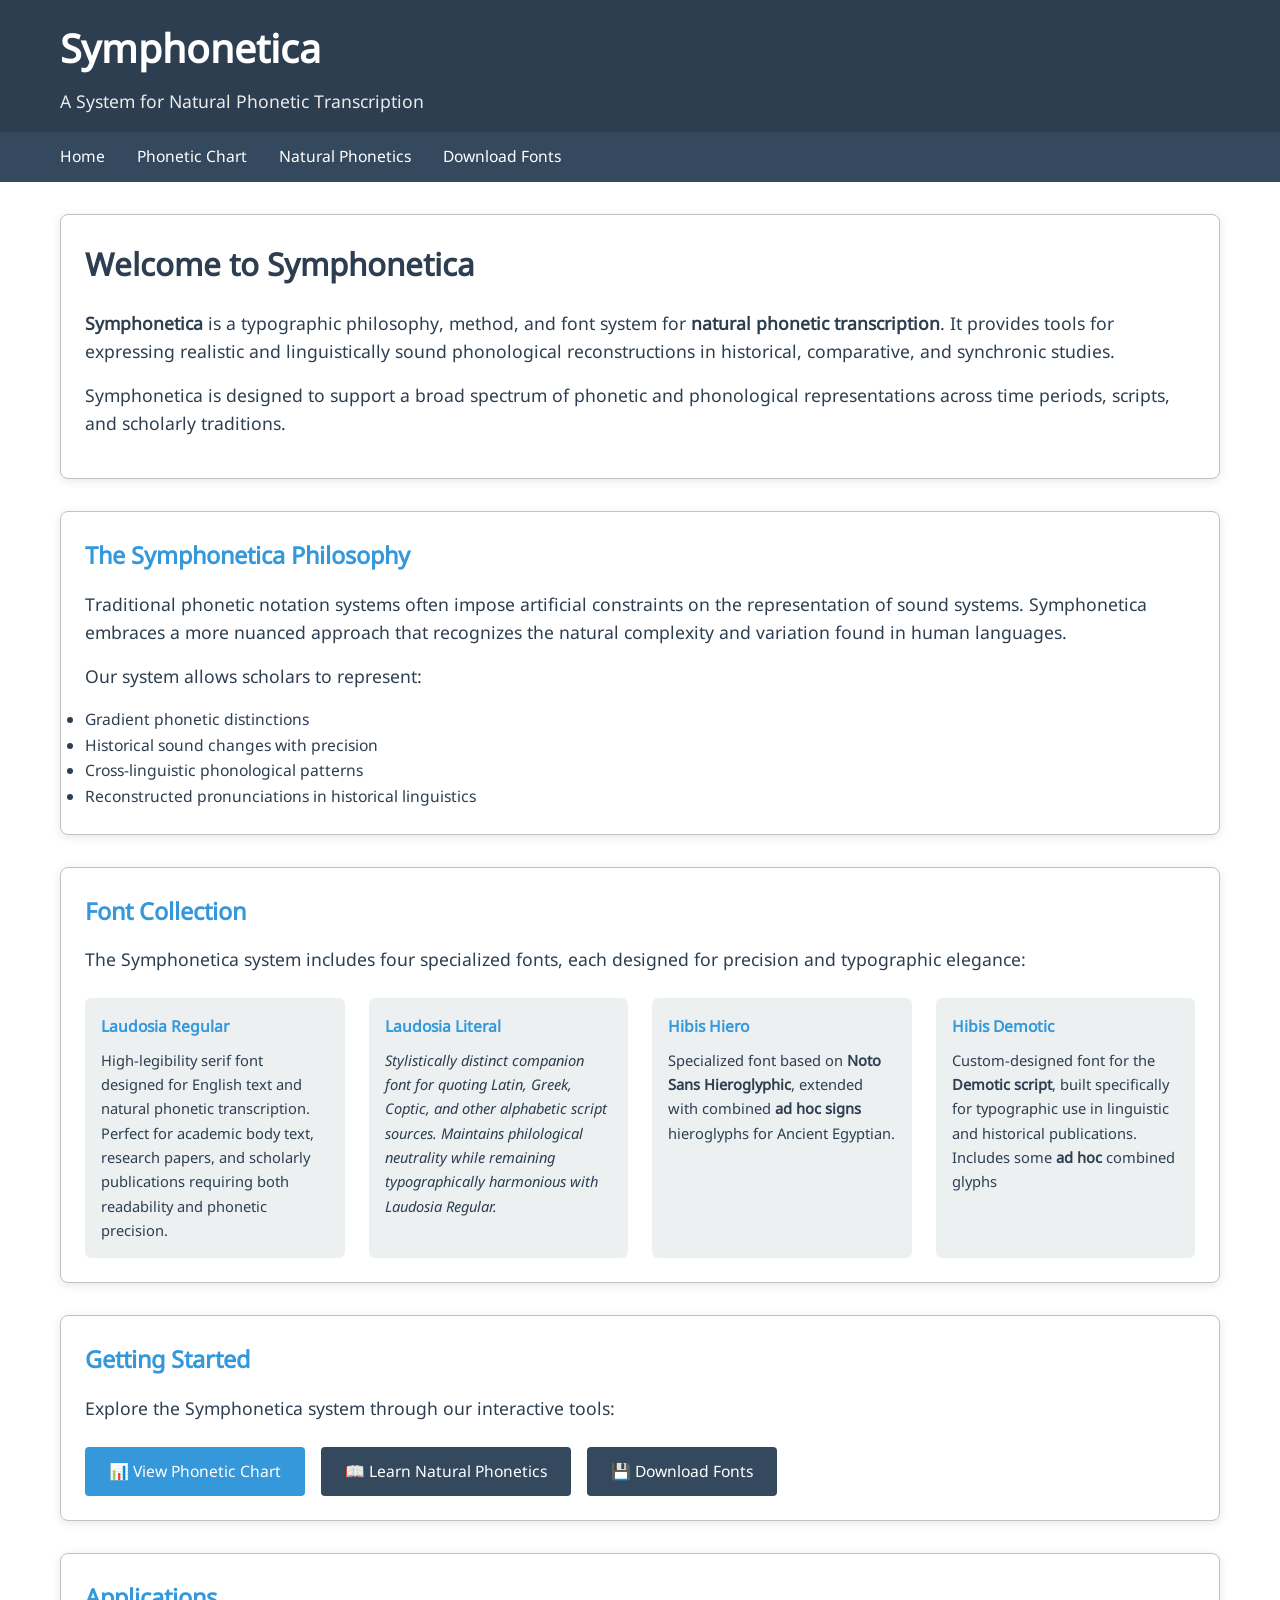
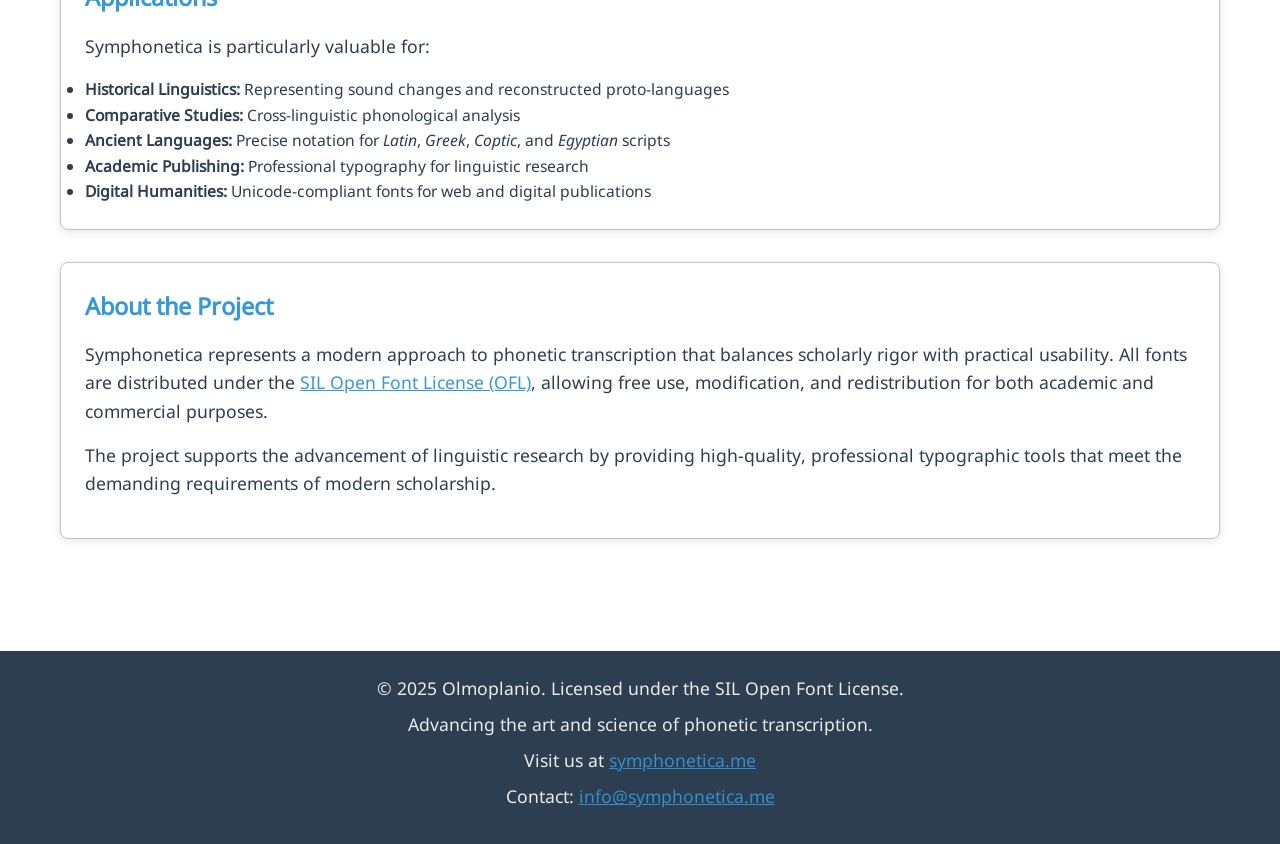
<file: index.html>
<!DOCTYPE html>
<html lang="en">
<head>
    <meta charset="UTF-8">
    <meta name="viewport" content="width=device-width, initial-scale=1.0">
    <title>Symphonetica — A System for Natural Phonetic Transcription</title>
    <meta name="description" content="Symphonetica is a typographic philosophy, method, and font system for natural phonetic transcription, supporting realistic and linguistically sound phonological reconstructions.">
    <link rel="stylesheet" href="./assets/styles.css">
</head>
<body>
    <header>
        <div class="container">
            <h1>Symphonetica</h1>
            <p>A System for Natural Phonetic Transcription</p>
        </div>
    </header>

    <nav>
        <div class="container">
            <ul>
                <li><a href="index.html">Home</a></li>
                <li><a href="pages/chart.html">Phonetic Chart</a></li>
                <li><a href="pages/natural.html">Natural Phonetics</a></li>
                <li><a href="pages/fonts.html">Download Fonts</a></li>
            </ul>
        </div>
    </nav>

    <main>
        <div class="container">
            <div class="card">
                <h2>Welcome to Symphonetica</h2>
                <p><strong>Symphonetica</strong> is a typographic philosophy, method, and font system for <strong>natural phonetic transcription</strong>. It provides tools for expressing realistic and linguistically sound phonological reconstructions in historical, comparative, and synchronic studies.</p>
                
                <p>Symphonetica is designed to support a broad spectrum of phonetic and phonological representations across time periods, scripts, and scholarly traditions.</p>
            </div>

            <div class="card">
                <h3>The Symphonetica Philosophy</h3>
                <p>Traditional phonetic notation systems often impose artificial constraints on the representation of sound systems. Symphonetica embraces a more nuanced approach that recognizes the natural complexity and variation found in human languages.</p>
                
                <p>Our system allows scholars to represent:</p>
                <ul>
                    <li>Gradient phonetic distinctions</li>
                    <li>Historical sound changes with precision</li>
                    <li>Cross-linguistic phonological patterns</li>
                    <li>Reconstructed pronunciations in historical linguistics</li>
                </ul>
            </div>

            <div class="card">
                <h3>Font Collection</h3>
                <p>The Symphonetica system includes four specialized fonts, each designed for precision and typographic elegance:</p>
                
                <div style="display: grid; grid-template-columns: repeat(auto-fit, minmax(250px, 1fr)); gap: 1.5rem; margin-top: 1.5rem;">
                    <div style="padding: 1rem; background-color: var(--light-bg); border-radius: 6px;">
                        <h4 style="color: var(--accent-color); margin-bottom: 0.5rem;">Laudosia Regular</h4>
                        <p style="margin-bottom: 0; font-size: 0.95rem;">High-legibility serif font designed for English text and natural phonetic transcription. Perfect for academic body text, research papers, and scholarly publications requiring both readability and phonetic precision.</p>
                    </div>
                    
                    <div style="padding: 1rem; background-color: var(--light-bg); border-radius: 6px;">
                        <h4 style="color: var(--accent-color); margin-bottom: 0.5rem;">Laudosia Literal</h4>
                        <p style="margin-bottom: 0; font-size: 0.95rem;" class="literal">Stylistically distinct companion font for quoting <i>Latin</i>, <i>Greek</i>, <i>Coptic</i>, and other alphabetic script sources. Maintains philological neutrality while remaining typographically harmonious with Laudosia Regular.</p>
                    </div>
                    
                    <div style="padding: 1rem; background-color: var(--light-bg); border-radius: 6px;">
                        <h4 style="color: var(--accent-color); margin-bottom: 0.5rem;">Hibis Hiero</h4>
                        <p style="margin-bottom: 0; font-size: 0.95rem;">Specialized font based on <strong>Noto Sans Hieroglyphic</strong>, extended with combined <strong>ad hoc signs</strong> hieroglyphs for Ancient Egyptian.</p>
                    </div>
                    
                    <div style="padding: 1rem; background-color: var(--light-bg); border-radius: 6px;">
                        <h4 style="color: var(--accent-color); margin-bottom: 0.5rem;">Hibis Demotic</h4>
                        <p style="margin-bottom: 0; font-size: 0.95rem;">Custom-designed font for the <strong>Demotic script</strong>, built specifically for typographic use in linguistic and historical publications. Includes some <strong>ad hoc</strong> combined glyphs</p>
                    </div>
                </div>
            </div>

            <div class="card">
                <h3>Getting Started</h3>
                <p>Explore the Symphonetica system through our interactive tools:</p>
                
                <div style="display: flex; flex-wrap: wrap; gap: 1rem; margin-top: 1.5rem;">
                    <a href="pages/chart.html" class="btn">
                        📊 View Phonetic Chart
                    </a>
                    <a href="pages/natural.html" class="btn btn-secondary">
                        📖 Learn Natural Phonetics
                    </a>
                    <a href="pages/fonts.html" class="btn btn-secondary">
                        💾 Download Fonts
                    </a>
                </div>
            </div>

            <div class="card">
                <h3>Applications</h3>
                <p>Symphonetica is particularly valuable for:</p>
                <ul>
                    <li><strong>Historical Linguistics:</strong> Representing sound changes and reconstructed proto-languages</li>
                    <li><strong>Comparative Studies:</strong> Cross-linguistic phonological analysis</li>
                    <li><strong>Ancient Languages:</strong> Precise notation for <i>Latin</i>, <i>Greek</i>, <i>Coptic</i>, and <i>Egyptian</i> scripts</li>
                    <li><strong>Academic Publishing:</strong> Professional typography for linguistic research</li>
                    <li><strong>Digital Humanities:</strong> Unicode-compliant fonts for web and digital publications</li>
                </ul>
            </div>

            <div class="card">
                <h3>About the Project</h3>
                <p>Symphonetica represents a modern approach to phonetic transcription that balances scholarly rigor with practical usability. All fonts are distributed under the <a href="https://scripts.sil.org/OFL" style="color: var(--accent-color);">SIL Open Font License (OFL)</a>, allowing free use, modification, and redistribution for both academic and commercial purposes.</p>
                
                <p>The project supports the advancement of linguistic research by providing high-quality, professional typographic tools that meet the demanding requirements of modern scholarship.</p>
            </div>
        </div>
    </main>

    <footer>
        <div class="container">
            <p>&copy; 2025 Olmoplanio. Licensed under the SIL Open Font License.</p>
            <p>Advancing the art and science of phonetic transcription.</p>
            <p>Visit us at <a href="http://symphonetica.me" style="color: var(--accent-color);">symphonetica.me</a></p>
            <p>Contact: <a href="mailto:info@symphonetica.me" style="color: var(--accent-color);">info@symphonetica.me</a></p>
        </div>
    </footer>
</body>
</html>
</file>
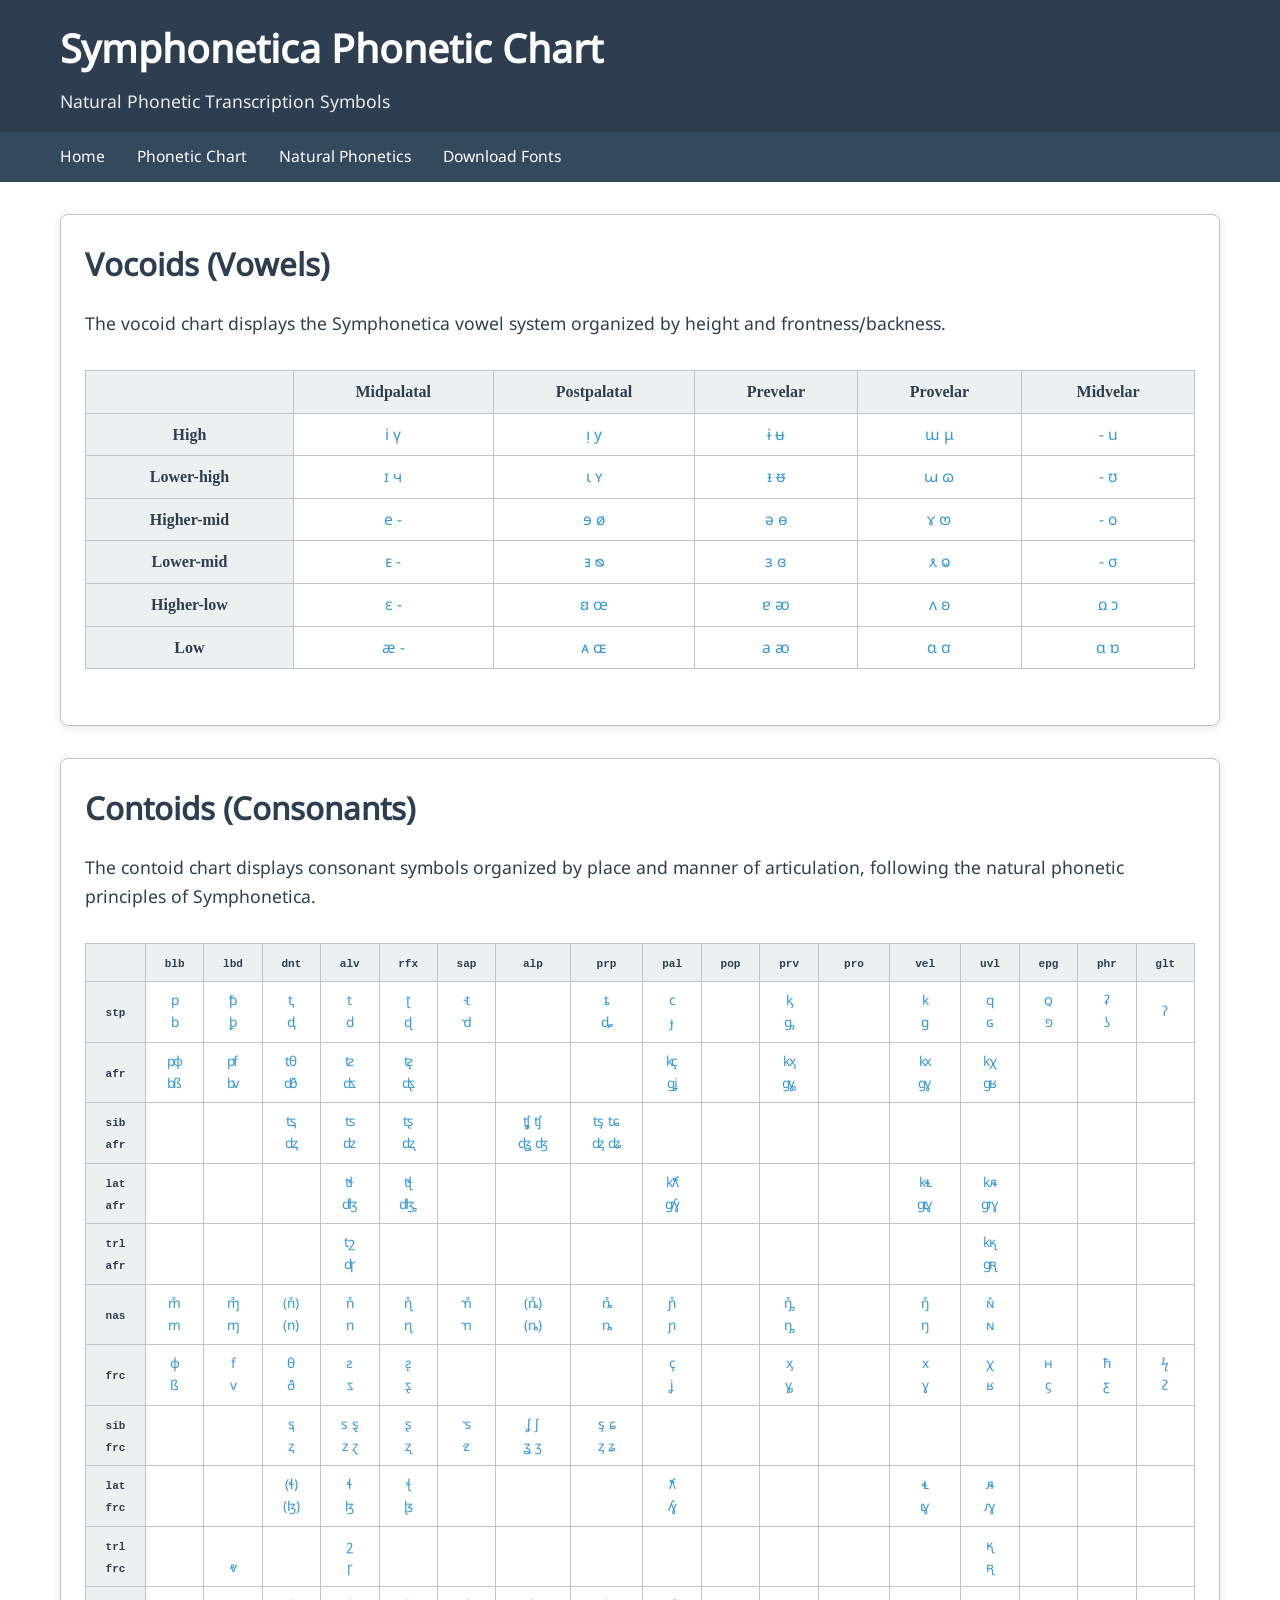
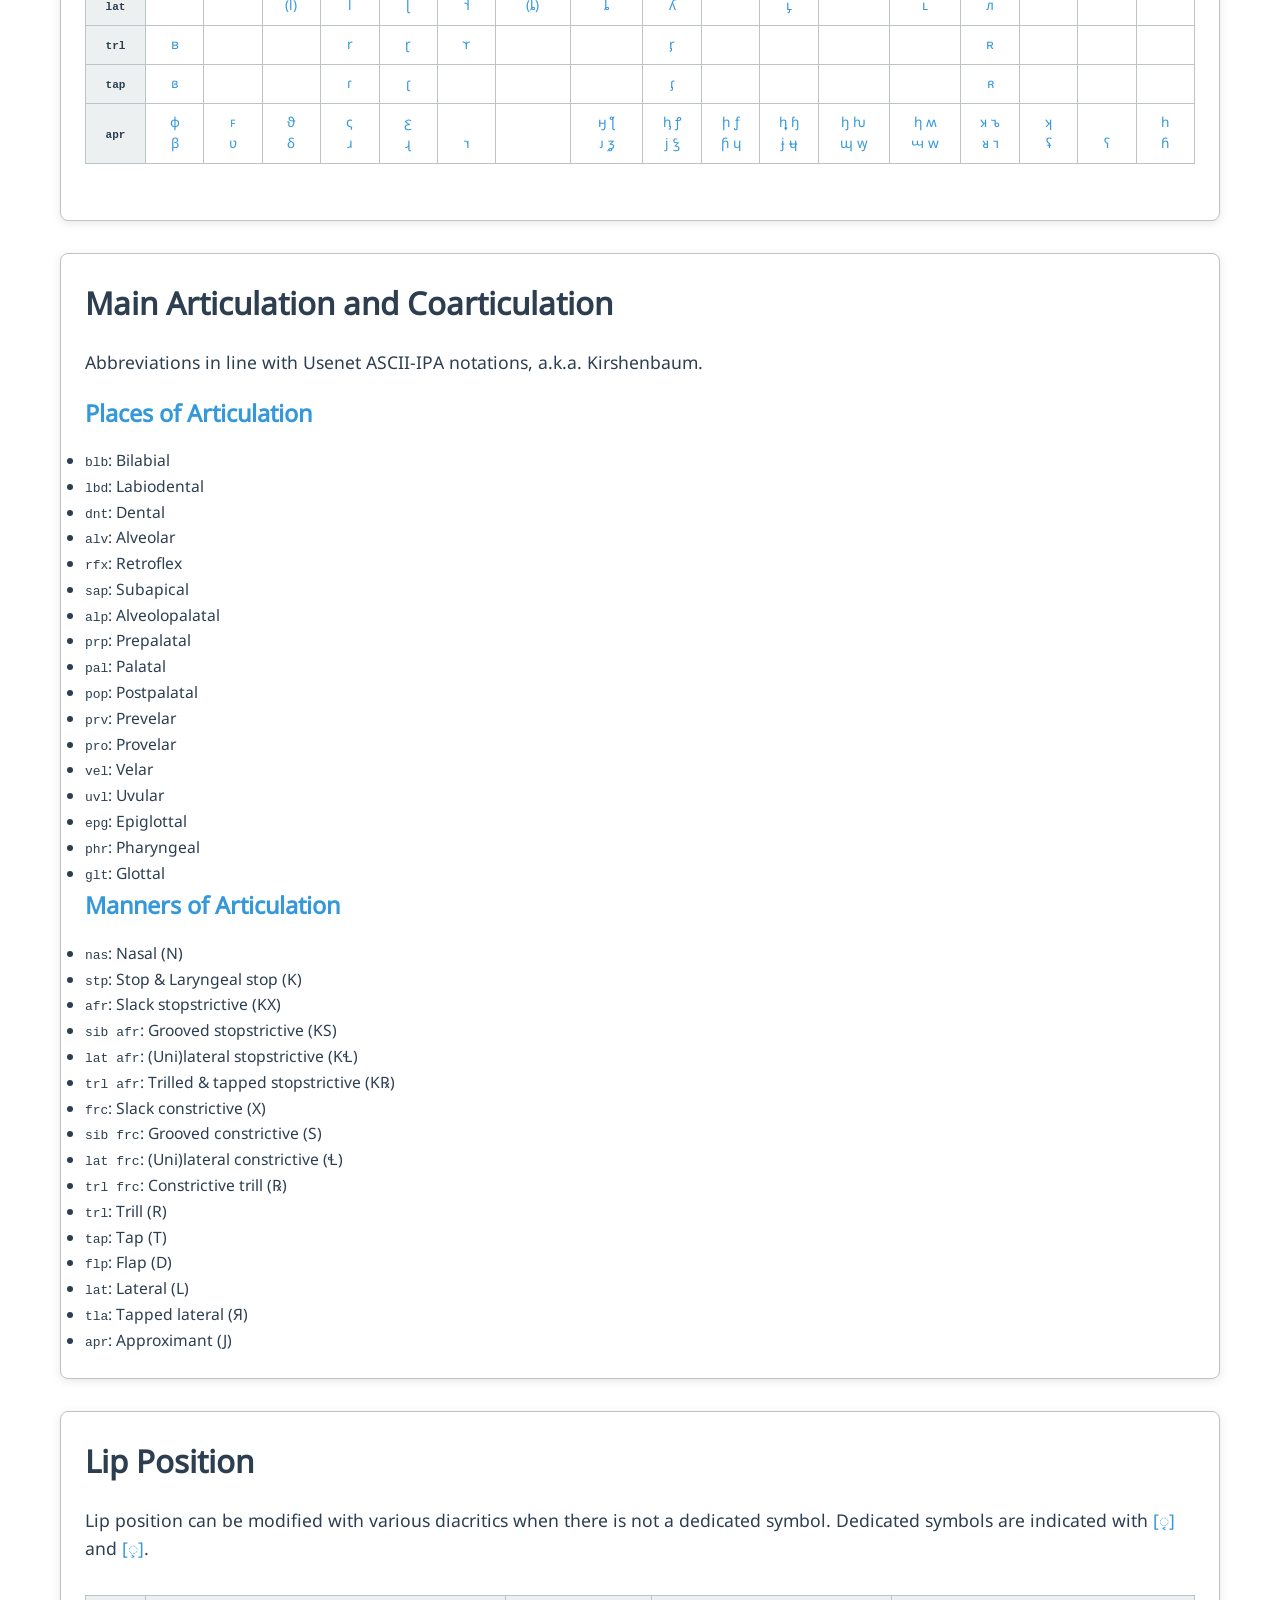
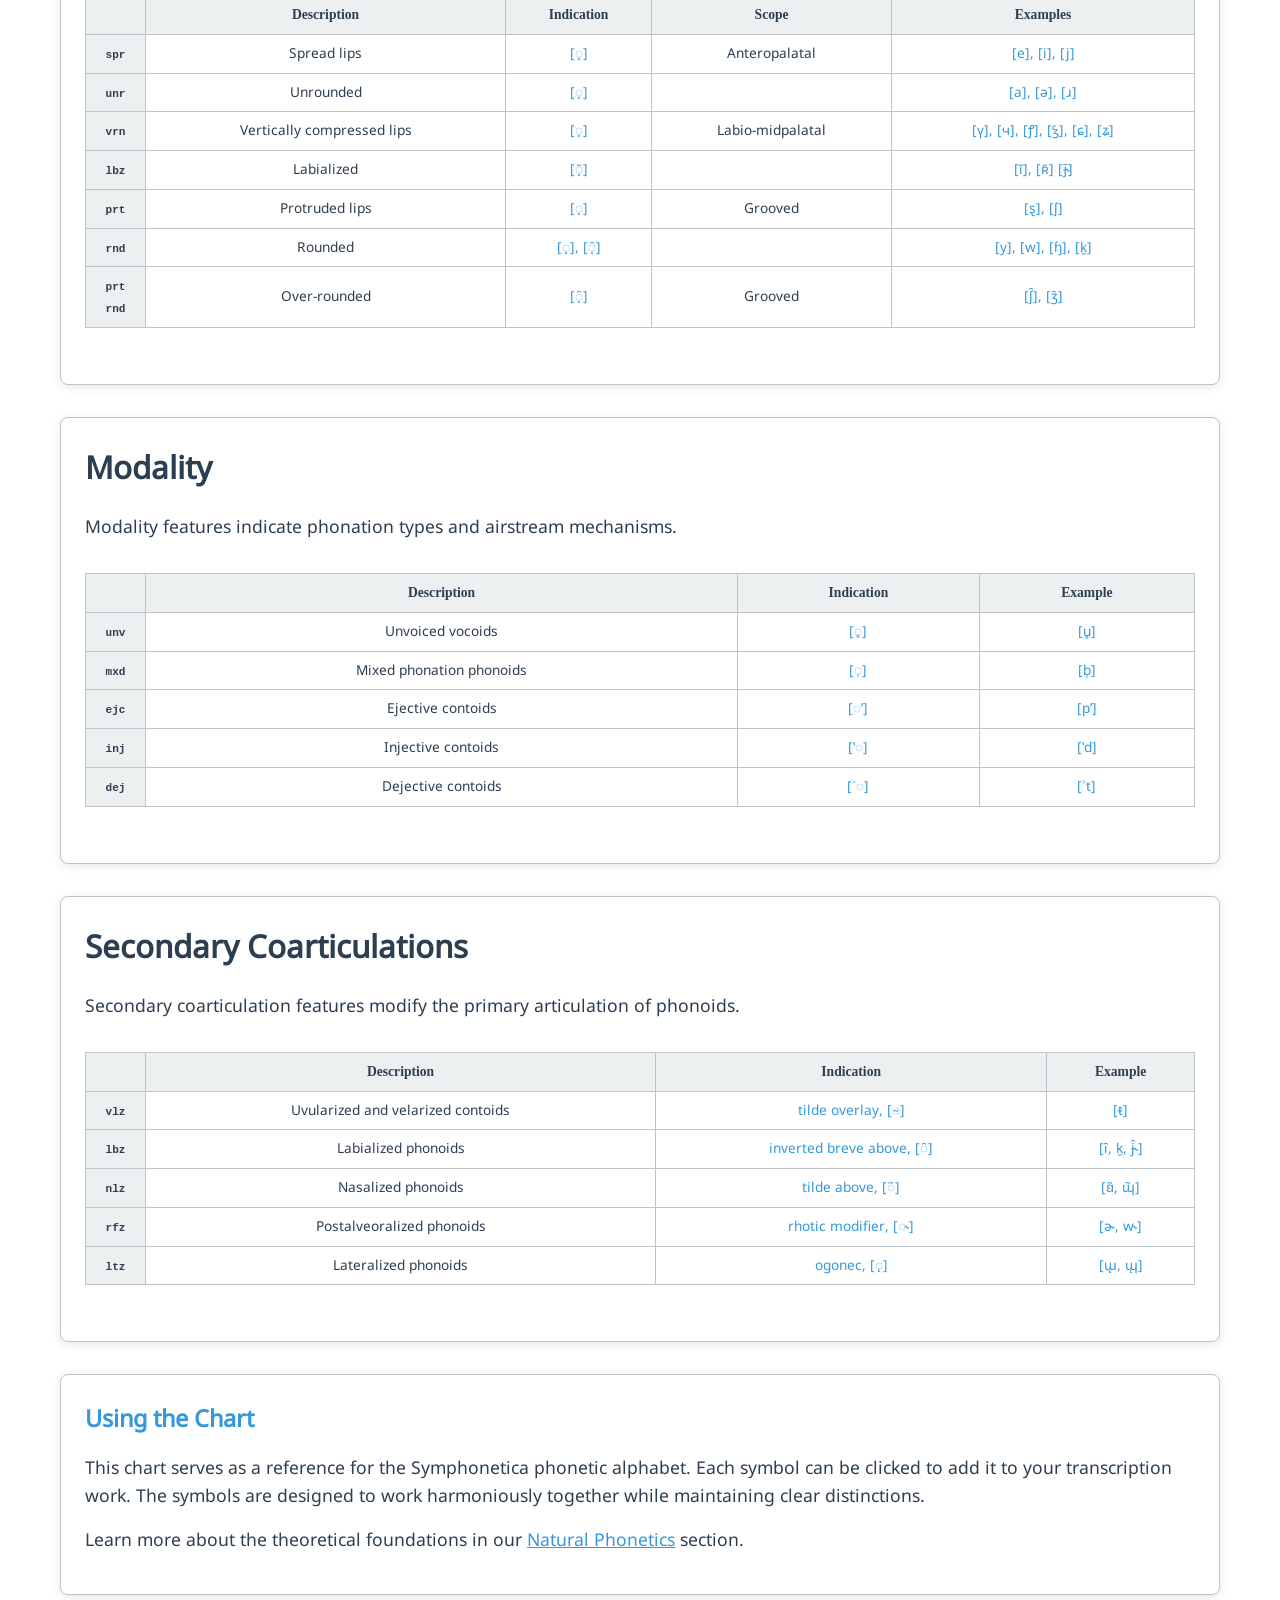
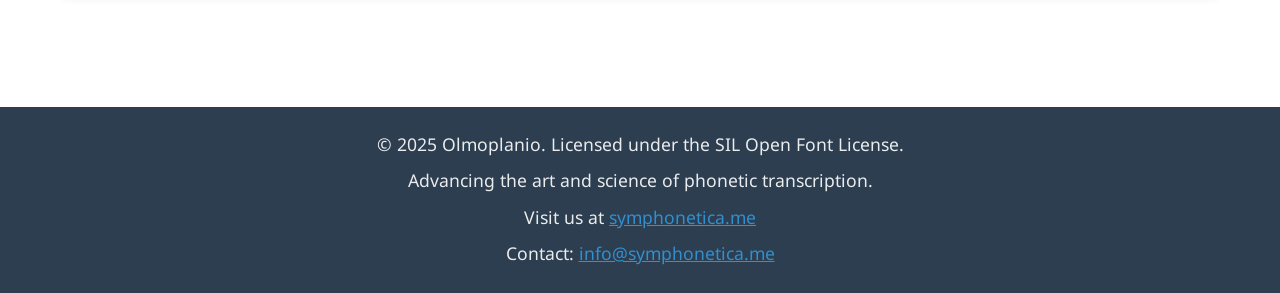
<file: pages/chart.html>
<!DOCTYPE html>
<html lang="en">
<head>
    <meta charset="UTF-8">
    <meta name="viewport" content="width=device-width, initial-scale=1.0">
    <title>Symphonetica Phonetic Chart</title>
    <meta name="description" content="Interactive phonetic chart showing the Symphonetica symbol system for natural phonetic transcription.">
    <link rel="stylesheet" href="../assets/styles.css">
</head>
<body>
    <header>
        <div class="container">
            <h1>Symphonetica Phonetic Chart</h1>
            <p>Natural Phonetic Transcription Symbols</p>
        </div>
    </header>

    <nav>
        <div class="container">
            <ul>
                <li><a href="../index.html">Home</a></li>
                <li><a href="chart.html">Phonetic Chart</a></li>
                <li><a href="natural.html">Natural Phonetics</a></li>
                <li><a href="fonts.html">Download Fonts</a></li>
            </ul>
        </div>
    </nav>

    <main>
        <div class="container">
            <div class="card">
                <h2>Vocoids (Vowels)</h2>
                <p>The vocoid chart displays the Symphonetica vowel system organized by height and frontness/backness.</p>
                
                <div class="chart-container">
                    <table class="chart-table">
                        <thead>
                            <tr>
                                <th></th>
                                <th>Midpalatal</th>
                                <th>Postpalatal</th>
                                <th>Prevelar</th>
                                <th>Provelar</th>
                                <th>Midvelar</th>
                            </tr>
                        </thead>
                        <tbody>
                            <tr>
                                <th>High</th>
                                <td><span class="phonetic">i ү</span></td>
                                <td><span class="phonetic">ᴉ y</span></td>
                                <td><span class="phonetic">ɨ ʉ</span></td>
                                <td><span class="phonetic">ɯ μ</span></td>
                                <td><span class="phonetic">- u</span></td>
                            </tr>
                            <tr>
                                <th>Lower-high</th>
                                <td><span class="phonetic">ɪ ч</span></td>
                                <td><span class="phonetic">ɩ ʏ</span></td>
                                <td><span class="phonetic">ᵻ ᵿ</span></td>
                                <td><span class="phonetic">ꭐ ɷ</span></td>
                                <td><span class="phonetic">- ʊ</span></td>
                            </tr>
                            <tr>
                                <th>Higher-mid</th>
                                <td><span class="phonetic">e -</span></td>
                                <td><span class="phonetic">ɘ ø</span></td>
                                <td><span class="phonetic">ə ɵ</span></td>
                                <td><span class="phonetic">ɤ ⱷ</span></td>
                                <td><span class="phonetic">- o</span></td>
                            </tr>
                            <tr>
                                <th>Lower-mid</th>
                                <td><span class="phonetic">ᴇ -</span></td>
                                <td><span class="phonetic">ⱻ ᴓ</span></td>
                                <td><span class="phonetic">ɜ ɞ</span></td>
                                <td><span class="phonetic">ᴥ ⱺ</span></td>
                                <td><span class="phonetic">- σ</span></td>
                            </tr>
                            <tr>
                                <th>Higher-low</th>
                                <td><span class="phonetic">ɛ -</span></td>
                                <td><span class="phonetic">ꞛ œ</span></td>
                                <td><span class="phonetic">ɐ ᴔ</span></td>
                                <td><span class="phonetic">ʌ ʚ</span></td>
                                <td><span class="phonetic">ꭥ ɔ</span></td>
                            </tr>
                            <tr>
                                <th>Low</th>
                                <td><span class="phonetic">æ -</span></td>
                                <td><span class="phonetic">ᴀ ɶ</span></td>
                                <td><span class="phonetic">a ꜵ</span></td>
                                <td><span class="phonetic">ɑ ꭤ</span></td>
                                <td><span class="phonetic">α ɒ</span></td>
                            </tr>
                        </tbody>
                    </table>
                </div>
            </div>

            <div class="card">
                <h2>Contoids (Consonants)</h2>
                <p>The contoid chart displays consonant symbols organized by place and manner of articulation, following the natural phonetic principles of Symphonetica.</p>
                
                <div class="chart-container" style="overflow-x: auto;">
                    <table class="chart-table" style="width: 100%; font-size: 0.85em;">
                        <thead>
                            <tr>
                                <th style="width: 60px;">&nbsp;</th>
                                <th><code>blb</code></th>
                                <th><code>lbd</code></th>
                                <th><code>dnt</code></th>
                                <th><code>alv</code></th>
                                <th><code>rfx</code></th>
                                <th><code>sap</code></th>
                                <th><code>alp</code></th>
                                <th><code>prp</code></th>
                                <th><code>pal</code></th>
                                <th><code>pop</code></th>
                                <th><code>prv</code></th>
                                <th><code>pro</code></th>
                                <th><code>vel</code></th>
                                <th><code>uvl</code></th>
                                <th><code>epg</code></th>
                                <th><code>phr</code></th>
                                <th><code>glt</code></th>
                            </tr>
                        </thead>
                        <tbody>
                            <tr>
                                <th><code>stp</code></th>
                                <td><span class="phonetic">p<br>b</span></td>
                                <td><span class="phonetic">ꝥ<br>ꝧ</span></td>
                                <td><span class="phonetic">t̪<br>d̪</span></td>
                                <td><span class="phonetic">t<br>d</span></td>
                                <td><span class="phonetic">ʈ<br>ɖ</span></td>
                                <td><span class="phonetic">𝼪<br>𝼥</span></td>
                                <td></td>
                                <td><span class="phonetic">ȶ<br>ȡ</span></td>
                                <td><span class="phonetic">c<br>ɟ</span></td>
                                <td></td>
                                <td><span class="phonetic">ᶄ<br>ᶃ</span></td>
                                <td></td>
                                <td><span class="phonetic">k<br>ɡ</span></td>
                                <td><span class="phonetic">q<br>ɢ</span></td>
                                <td><span class="phonetic">ꞯ<br>𝼂</span></td>
                                <td><span class="phonetic">ʡ<br>ʖ</span></td>
                                <td><span class="phonetic">ʔ</span></td>
                            </tr>

                            <tr>
                                <th><code>afr</code></th>
                                <td><span class="phonetic">p͡φ<br>b͡ß</span></td>
                                <td><span class="phonetic">p͡f<br>b͡v</span></td>
                                <td><span class="phonetic">t͡θ<br>d͡ð</span></td>
                                <td><span class="phonetic">t͡ƨ<br>d͡ƽ</span></td>
                                <td><span class="phonetic">t͡ƨ̢<br>d͡ƽ̢</span></td>
                                <td></td>
                                <td></td>
                                <td></td>
                                <td><span class="phonetic">k͡ç<br>ɡ͡ʝ</span></td>
                                <td></td>
                                <td><span class="phonetic">k͡ᶍ<br>ɡ͡ɣ̡</span></td>
                                <td></td>
                                <td><span class="phonetic">k͡x<br>ɡ͡ɣ</span></td>
                                <td><span class="phonetic">k͡ꭓ<br>ɡ͡ʁ</span></td>
                                <td></span></td>
                                <td></td>
                                <td></td>
                            </tr>

                            <tr>
                                <th><code>sib afr</code></th>
                                <td></td>
                                <td></td>
                                <td><span class="phonetic">t͡s̪<br>d͡z̪</span></td>
                                <td><span class="phonetic">t͡s<br>d͡z</span></td>
                                <td><span class="phonetic">t͡ʂ<br>d͡ʐ</span></td>
                                <td></td>
                                <td><span class="phonetic">t͡ʆ t͡ʃ<br>d͡ʓ d͡ʒ</span></td>
                                <td><span class="phonetic">t͡ᶊ t͡ɕ<br>d͡ᶎ d͡ʑ</span></td>
                                <td></td>
                                <td></td>
                                <td></td>
                                <td></td>
                                <td></td>
                                <td></td>
                                <td></td>
                                <td></td>
                                <td></td>
                            </tr>

                            <tr>
                                <th><code>lat afr</code></th>
                                <td></td>
                                <td></td>
                                <td></td>
                                <td><span class="phonetic">t͡ɬ<br>d͡ɮ</span></td>
                                <td><span class="phonetic">t͡ꞎ<br>d͡𝼅</span></td>
                                <td></td>
                                <td></td>
                                <td></td>
                                <td><span class="phonetic">k͡𝼆<br>ɡ͡ʎ̝</span></td>
                                <td></td>
                                <td></td>
                                <td></td>
                                <td><span class="phonetic">k͡𝼄<br>ɡ͡ʟ̝</span></td>
                                <td><span class="phonetic">k͡ᴫ⃚<br>ɡ͡ᴫ̝</span></td>
                                <td></td>
                                <td></td>
                                <td></td>
                            </tr>

                            <tr>
                                <th><code>trl afr</code></th>
                                <td></td>
                                <td></td>
                                <td></td>
                                <td><span class="phonetic">t͡ɼ̊<br>d͡ɼ</span></td>
                                <td></td>
                                <td></td>
                                <td></td>
                                <td></td>
                                <td></td>
                                <td></td>
                                <td></td>
                                <td></td>
                                <td></td>
                                <td><span class="phonetic">k͡ꭆ̊<br>ɡ͡ꭆ</span></td>
                                <td></td>
                                <td></td>
                                <td></td>
                            </tr>

                            <tr>
                                <th><code>nas</code></th>
                                <td><span class="phonetic">m̊<br>m</span></td>
                                <td><span class="phonetic">ɱ̊<br>ɱ</span></td>
                                <td><span class="phonetic">(n̊)<br>(n)</span></td>
                                <td><span class="phonetic">n̊<br>n</span></td>
                                <td><span class="phonetic">ɳ̊<br>ɳ</span></td>
                                <td><span class="phonetic">𝼧̊<br>𝼧</span></td>
                                <td><span class="phonetic">(ȵ̊)<br>(ȵ)</span></td>
                                <td><span class="phonetic">ȵ̊<br>ȵ</span></td>
                                <td><span class="phonetic">ɲ̊<br>ɲ</span></td>
                                <td></td>
                                <td><span class="phonetic">𝼔̊<br>𝼔</span></td>
                                <td></td>
                                <td><span class="phonetic">ŋ̊<br>ŋ</span></td>
                                <td><span class="phonetic">ɴ̊<br>ɴ</span></td>
                                <td></td>
                                <td></td>
                                <td></td>
                            </tr>

                            <tr>
                                <th><code>frc</code></th>
                                <td><span class="phonetic">φ<br>ß</span></td>
                                <td><span class="phonetic">f<br>v</span></td>
                                <td><span class="phonetic">θ<br>ð</span></td>
                                <td><span class="phonetic">ƨ<br>ƽ</span></td>
                                <td><span class="phonetic">ƨ̨<br>ƽ̢</span></td>
                                <td></td>
                                <td></td>
                                <td></td>
                                <td><span class="phonetic">ç<br>ʝ</span></td>
                                <td></td>
                                <td><span class="phonetic">ᶍ<br>ɣ̡</span></td>
                                <td></td>
                                <td><span class="phonetic">x<br>ɣ</span></td>
                                <td><span class="phonetic">ꭓ<br>ʁ</span></td>
                                <td><span class="phonetic">ʜ<br>ϛ</span></td>
                                <td><span class="phonetic">ħ<br>ƹ</span></td>
                                <td><span class="phonetic">ϟ<br>ᴤ</span></td>
                            </tr>

                            <tr>
                                <th><code>sib frc</code></th>
                                <td></td>
                                <td></td>
                                <td><span class="phonetic">s̪<br>z̪</span></td>
                                <td><span class="phonetic">s ȿ<br>z ɀ</span></td>
                                <td><span class="phonetic">ʂ<br>ʐ</span></td>
                                <td><span class="phonetic">𝼩<br>ʐ̠</span></td>
                                <td><span class="phonetic">ʆ ʃ<br>ʓ ʒ</span></td>
                                <td><span class="phonetic">ᶊ ɕ<br>ᶎ ʑ</span></td>
                                <td></td>
                                <td></td>
                                <td></td>
                                <td></td>
                                <td></td>
                                <td></td>
                                <td></td>
                                <td></td>
                                <td></td>
                            </tr>

                            <tr>
                                <th><code>lat frc</code></th>
                                <td></td>
                                <td></td>
                                <td><span class="phonetic">(ɬ)<br>(ɮ)</span></td>
                                <td><span class="phonetic">ɬ<br>ɮ</span></td>
                                <td><span class="phonetic">ꞎ<br>𝼅</span></td>
                                <td></td>
                                <td></td>
                                <td></td>
                                <td><span class="phonetic">𝼆<br>ʎ̝</span></td>
                                <td></td>
                                <td></td>
                                <td></td>
                                <td><span class="phonetic">𝼄<br>ʟ̝</span></td>
                                <td><span class="phonetic">ᴫ⃚<br>ᴫ̝</span></td>
                                <td></td>
                                <td></td>
                                <td></td>
                            </tr>

                            <tr>
                                <th><code>trl frc</code></th>
                                <td></td>
                                <td><span class="phonetic"><br>ⱴ</span></td>
                                <td></td>
                                <td><span class="phonetic">ɼ̊<br>ɼ</span></td>
                                <td></td>
                                <td></td>
                                <td></td>
                                <td></td>
                                <td></td>
                                <td></td>
                                <td></td>
                                <td></td>
                                <td></td>
                                <td><span class="phonetic">ꭆ̊<br>ꭆ</span></td>
                                <td></td>
                                <td></td>
                                <td></td>
                            </tr>

                            <tr>
                                <th><code>lat</code></th>
                                <td></td>
                                <td></td>
                                <td><span class="phonetic">(l)</span></td>
                                <td><span class="phonetic">l</span></td>
                                <td><span class="phonetic">ɭ</span></td>
                                <td><span class="phonetic">𝼦</span></td>
                                <td><span class="phonetic">(ȴ)</span></td>
                                <td><span class="phonetic">ȴ</span></td>
                                <td><span class="phonetic">ʎ</span></td>
                                <td></td>
                                <td><span class="phonetic">ʟ̡</span></td>
                                <td></td>
                                <td><span class="phonetic">ʟ</span></td>
                                <td><span class="phonetic">ᴫ</span></td>
                                <td></td>
                                <td></td>
                                <td></td>
                            </tr>

                            <tr>
                                <th><code>trl</code></th>
                                <td><span class="phonetic">ʙ</span></td>
                                <td></td>
                                <td></td>
                                <td><span class="phonetic">r</span></td>
                                <td><span class="phonetic">ɽ</span></td>
                                <td><span class="phonetic">𝼨</span></td>
                                <td></td>
                                <td></td>
                                <td><span class="phonetic">ᶉ</span></td>
                                <td></td>
                                <td></td>
                                <td></td>
                                <td></td>
                                <td><span class="phonetic">ʀ</span></td>
                                <td></td>
                                <td></td>
                                <td></td>
                            </tr>

                            <tr>
                                <th><code>tap</code></th>
                                <td><span class="phonetic">ꟕ</span></td>
                                <td></td>
                                <td></td>
                                <td><span class="phonetic">ɾ</span></td>
                                <td><span class="phonetic">ʗ</span></td>
                                <td></td>
                                <td></td>
                                <td></td>
                                <td><span class="phonetic">𝼖</span></td>
                                <td></td>
                                <td></td>
                                <td></td>
                                <td></td>
                                <td><span class="phonetic">ꭉ</span></td>
                                <td></td>
                                <td></td>
                                <td></td>
                            </tr>

                            <tr>
                                <th><code>apr</code></th>
                                <td><span class="phonetic">ɸ<br>β</span></td>
                                <td><span class="phonetic">ꜰ<br>ʋ</span></td>
                                <td><span class="phonetic">ϑ<br>δ</span></td>
                                <td><span class="phonetic">ς<br>ɹ</span></td>
                                <td><span class="phonetic">ꜫ<br>ɻ</span></td>
                                <td><span class="phonetic">&nbsp;<br>ɻ̠</span></td>
                                <td></td>
                                <td><span class="phonetic">ӈ ƪ<br>ᴊ ƺ</span></td>
                                <td><span class="phonetic">ꞕ ꝭ<br>j ꝣ</span></td>
                                <td><span class="phonetic">ꭔ ƒ<br>ꭕ ɥ</span></td>
                                <td><span class="phonetic">ꭘ ɧ<br>ɉ ɥ̶</span></td>
                                <td><span class="phonetic">ꜧ ƕ<br>ɰ ꝡ</span></td>
                                <td><span class="phonetic">ꭖ ʍ<br>ꚇ w</span></td>
                                <td><span class="phonetic">𝼐 ꭌ<br>ᴚ ꭋ</span></td>
                                <td><span class="phonetic">ʞ<br>ʢ</span></td>
                                <td><span class="phonetic">&nbsp;<br>ʕ</span></td>
                                <td><span class="phonetic">h<br>ɦ</span></td>
                            </tr>
                        </tbody>
                    </table>
                </div>
            </div>

            <div class="card">
                <h2>Main Articulation and Coarticulation</h2>
                <p>Abbreviations in line with Usenet ASCII-IPA notations, a.k.a. Kirshenbaum.</p>
                
                <h3>Places of Articulation</h3>
                <ul>
                    <li><code>blb</code>: Bilabial</li>
                    <li><code>lbd</code>: Labiodental</li>
                    <li><code>dnt</code>: Dental</li>
                    <li><code>alv</code>: Alveolar</li>
                    <li><code>rfx</code>: Retroflex</li>
                    <li><code>sap</code>: Subapical</li>
                    <li><code>alp</code>: Alveolopalatal</li>
                    <li><code>prp</code>: Prepalatal</li>
                    <li><code>pal</code>: Palatal</li>
                    <li><code>pop</code>: Postpalatal</li>
                    <li><code>prv</code>: Prevelar</li>
                    <li><code>pro</code>: Provelar</li>
                    <li><code>vel</code>: Velar</li>
                    <li><code>uvl</code>: Uvular</li>
                    <li><code>epg</code>: Epiglottal</li>
                    <li><code>phr</code>: Pharyngeal</li>
                    <li><code>glt</code>: Glottal</li>
                </ul>
                
                <h3>Manners of Articulation</h3>
                <ul>
                    <li><code>nas</code>: Nasal (N)</li>
                    <li><code>stp</code>: Stop &amp; Laryngeal stop (K)</li>
                    <li><code>afr</code>: Slack stopstrictive (KX)</li>
                    <li><code>sib afr</code>: Grooved stopstrictive (KS)</li>
                    <li><code>lat afr</code>: (Uni)lateral stopstrictive (KꞭ)</li>
                    <li><code>trl afr</code>: Trilled &amp; tapped stopstrictive (K℞)</li>
                    <li><code>frc</code>: Slack constrictive (X)</li>
                    <li><code>sib frc</code>: Grooved constrictive (S)</li>
                    <li><code>lat frc</code>: (Uni)lateral constrictive (Ɬ)</li>
                    <li><code>trl frc</code>: Constrictive trill (℞)</li>
                    <li><code>trl</code>: Trill (R)</li>
                    <li><code>tap</code>: Tap (T)</li>
                    <li><code>flp</code>: Flap (D)</li>
                    <li><code>lat</code>: Lateral (L)</li>
                    <li><code>tla</code>: Tapped lateral (Я)</li>
                    <li><code>apr</code>: Approximant (J)</li>
                </ul>
                 
            </div>

            <div class="card">
                <h2>Lip Position</h2>
                <p>Lip position can be modified with various diacritics when there is not a dedicated symbol.
                Dedicated symbols are indicated with <span class="phonetic">[◌͔]</span> and <span class="phonetic">[◌͕]</span>.

                </p>
                
                <div class="chart-container" style="overflow-x: auto;">
                    <table class="chart-table" style="width: 100%; font-size: 0.85em;">
                        <thead>
                            <tr>
                                <th style="width: 60px;">&nbsp;</th>
                                <th>Description</th>
                                <th>Indication</th>
                                <th>Scope</th>
                                <th>Examples</th>
                            </tr>
                        </thead>
                        <tbody>
                            <tr>
                                <th><code>spr</code></th>
                                <td>Spread lips</td>
                                <td><span class="phonetic">[◌͔]</span></td>
                                <td>Anteropalatal</td>
                                <td><span class="phonetic">[e], [i], [j]</span></td>
                            </tr>
                            <tr>
                                <th><code>unr</code></th>
                                <td>Unrounded</td>
                                <td><span class="phonetic">[◌͔]</span></td>
                                <td></td>
                                <td><span class="phonetic">[a], [ə], [ɹ]</span></td>
                            </tr>
                            <tr>
                                <th><code>vrn</code></th>
                                <td>Vertically compressed lips</td>
                                <td><span class="phonetic">[◌͕]</span></td>
                                <td>Labio-midpalatal</td>
                                <td><span class="phonetic">[ү], [ч], [ꝭ], [ꝣ], [ɕ], [ʑ]</span></td>
                            </tr>
                            <tr>
                                <th><code>lbz</code></th>
                                <td>Labialized</td>
                                <td><span class="phonetic">[◌͔̄]</span></td>
                                <td></td>
                                <td><span class="phonetic">[ī], [ʀ̄] [ɉ̄˞]</span></td>
                            </tr>
                            <tr>
                                <th><code>prt</code></th>
                                <td>Protruded lips</td>
                                <td><span class="phonetic">[◌͕]</span></td>
                                <td>Grooved</td>
                                <td><span class="phonetic">[ȿ], [ʃ]</span></td>
                            </tr>
                            <tr>
                                <th><code>rnd</code></th>
                                <td>Rounded</td>
                                <td><span class="phonetic">[◌͕], [◌͔̑]</span></td>
                                <td></td>
                                <td><span class="phonetic">[y], [w], [ɧ], [k̮]</span></td>
                            </tr>
                            <tr>
                                <th><code>prt rnd</code></th>
                                <td>Over-rounded</td>
                                <td><span class="phonetic">[◌͕̑]</span></td>
                                <td>Grooved</td>
                                <td><span class="phonetic">[ʃ̑], [ʒ̑]</span></td>
                            </tr>
                        </tbody>
                    </table>
                </div>
            </div>

            <div class="card">
                <h2>Modality</h2>
                <p>Modality features indicate phonation types and airstream mechanisms.</p>
                
                <div class="chart-container" style="overflow-x: auto;">
                    <table class="chart-table" style="width: 100%; font-size: 0.85em;">
                        <thead>
                            <tr>
                                <th style="width: 60px;">&nbsp;</th>
                                <th>Description</th>
                                <th>Indication</th>
                                <th>Example</th>
                            </tr>
                        </thead>
                        <tbody>
                            <tr>
                                <th><code>unv</code></th>
                                <td>Unvoiced vocoids</td>
                                <td><span class="phonetic">[◌̥]</span></td>
                                <td><span class="phonetic">[u̥]</span></td>
                            </tr>
                            <tr>
                                <th><code>mxd</code></th>
                                <td>Mixed phonation phonoids</td>
                                <td><span class="phonetic">[◌̜]</span></td>
                                <td><span class="phonetic">[b̜]</span></td>
                            </tr>
                            <tr>
                                <th><code>ejc</code></th>
                                <td>Ejective contoids</td>
                                <td><span class="phonetic">[◌ʼ]</span></td>
                                <td><span class="phonetic">[pʼ]</span></td>
                            </tr>
                            <tr>
                                <th><code>inj</code></th>
                                <td>Injective contoids</td>
                                <td><span class="phonetic">[ʽ◌]</span></td>
                                <td><span class="phonetic">[ʽd]</span></td>
                            </tr>
                            <tr>
                                <th><code>dej</code></th>
                                <td>Dejective contoids</td>
                                <td><span class="phonetic">[˃◌]</span></td>
                                <td><span class="phonetic">[˃t]</span></td>
                            </tr>
                        </tbody>
                    </table>
                </div>
            </div>

            <div class="card">
                <h2>Secondary Coarticulations</h2>
                <p>Secondary coarticulation features modify the primary articulation of phonoids.</p>
                
                <div class="chart-container" style="overflow-x: auto;">
                    <table class="chart-table" style="width: 100%; font-size: 0.85em;">
                        <thead>
                            <tr>
                                <th style="width: 60px;">&nbsp;</th>
                                <th>Description</th>
                                <th>Indication</th>
                                <th>Example</th>
                            </tr>
                        </thead>
                        <tbody>
                            <tr>
                                <th><code>vlz</code></th>
                                <td>Uvularized and velarized contoids</td>
                                <td><span class="phonetic">tilde overlay, [◌̴]</span></td>
                                <td><span class="phonetic">[t̴]</span></td>
                            </tr>
                            <tr>
                                <th><code>lbz</code></th>
                                <td>Labialized phonoids</td>
                                <td><span class="phonetic">inverted breve above, [◌̑]</span></td>
                                <td><span class="phonetic">[ȋ, k̮, ɉ̑˞]</span></td>
                            </tr>
                            <tr>
                                <th><code>nlz</code></th>
                                <td>Nasalized phonoids</td>
                                <td><span class="phonetic">tilde above, [◌̃]</span></td>
                                <td><span class="phonetic">[ꞛ̃, ɰ̃]</span></td>
                            </tr>
                            <tr>
                                <th><code>rfz</code></th>
                                <td>Postalveoralized phonoids</td>
                                <td><span class="phonetic">rhotic modifier, [◌˞]</span></td>
                                <td><span class="phonetic">[ɚ, w˞]</span></td>
                            </tr>
                            <tr>
                                <th><code>ltz</code></th>
                                <td>Lateralized phonoids</td>
                                <td><span class="phonetic">ogonec, [◌̨]</span></td>
                                <td><span class="phonetic">[ɯ̨, ɰ̨]</span></td>
                            </tr>
                        </tbody>
                    </table>
                </div>
            </div>

            <div class="card">
                <h3>Using the Chart</h3>
                <p>This chart serves as a reference for the Symphonetica phonetic alphabet. Each symbol can be clicked to add it to your transcription work. The symbols are designed to work harmoniously together while maintaining clear distinctions.</p>
                
                <p>Learn more about the theoretical foundations in our <a href="natural.html" style="color: var(--accent-color);">Natural Phonetics</a> section.</p>
            </div>
        </div>
    </main>

    <footer>
        <div class="container">
            <p>&copy; 2025 Olmoplanio. Licensed under the SIL Open Font License.</p>
            <p>Advancing the art and science of phonetic transcription.</p>
            <p>Visit us at <a href="http://symphonetica.me" style="color: var(--accent-color);">symphonetica.me</a></p>
            <p>Contact: <a href="mailto:info@symphonetica.me" style="color: var(--accent-color);">info@symphonetica.me</a></p>
        </div>
    </footer>

    <script>
        // Add click functionality to symbols
        document.querySelectorAll('.symbol').forEach(symbol => {
            symbol.style.cursor = 'pointer';
            symbol.addEventListener('click', function() {
                // Copy to clipboard
                navigator.clipboard.writeText(this.textContent).then(() => {
                    // Visual feedback
                    const originalColor = this.style.color;
                    this.style.color = '#27ae60';
                    setTimeout(() => {
                        this.style.color = originalColor;
                    }, 300);
                }).catch(() => {
                    // Fallback: select text
                    const range = document.createRange();
                    range.selectNodeContents(this);
                    const selection = window.getSelection();
                    selection.removeAllRanges();
                    selection.addRange(range);
                });
            });
        });
    </script>
</body>
</html>
</file>
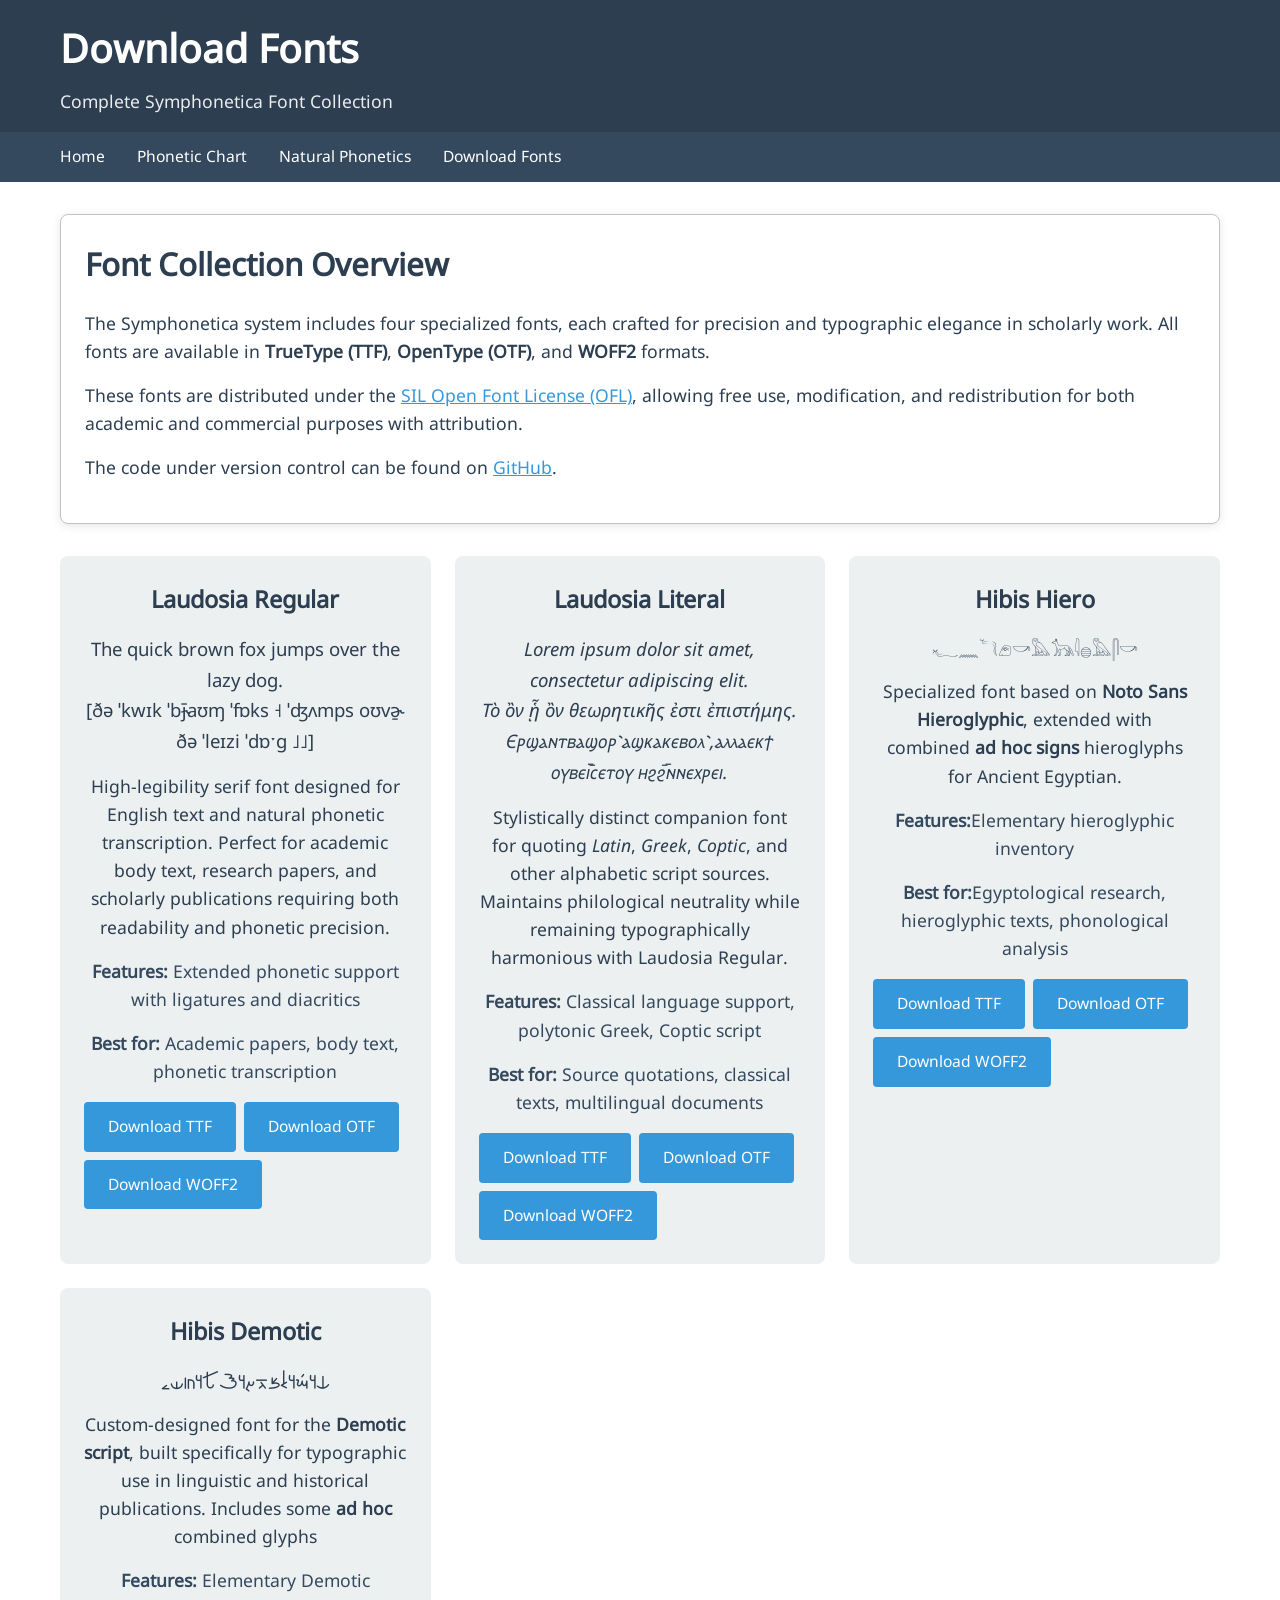
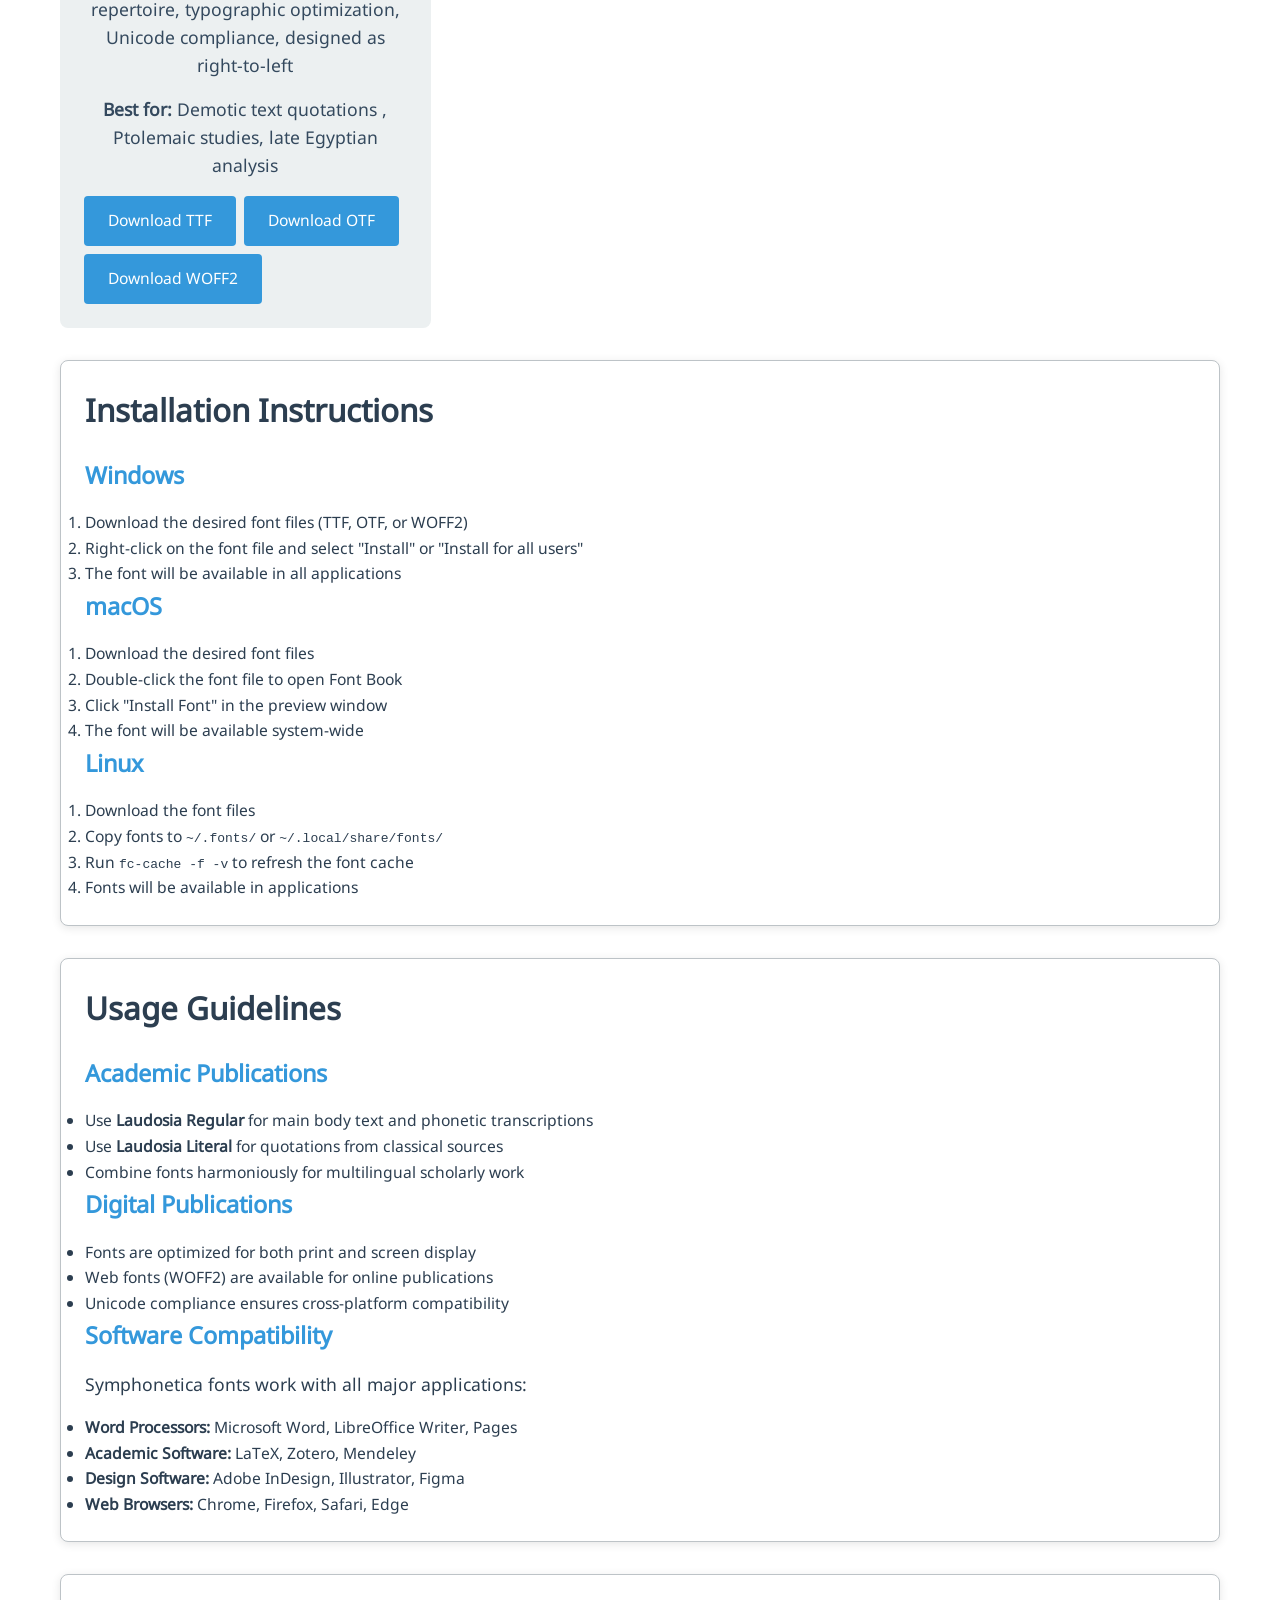
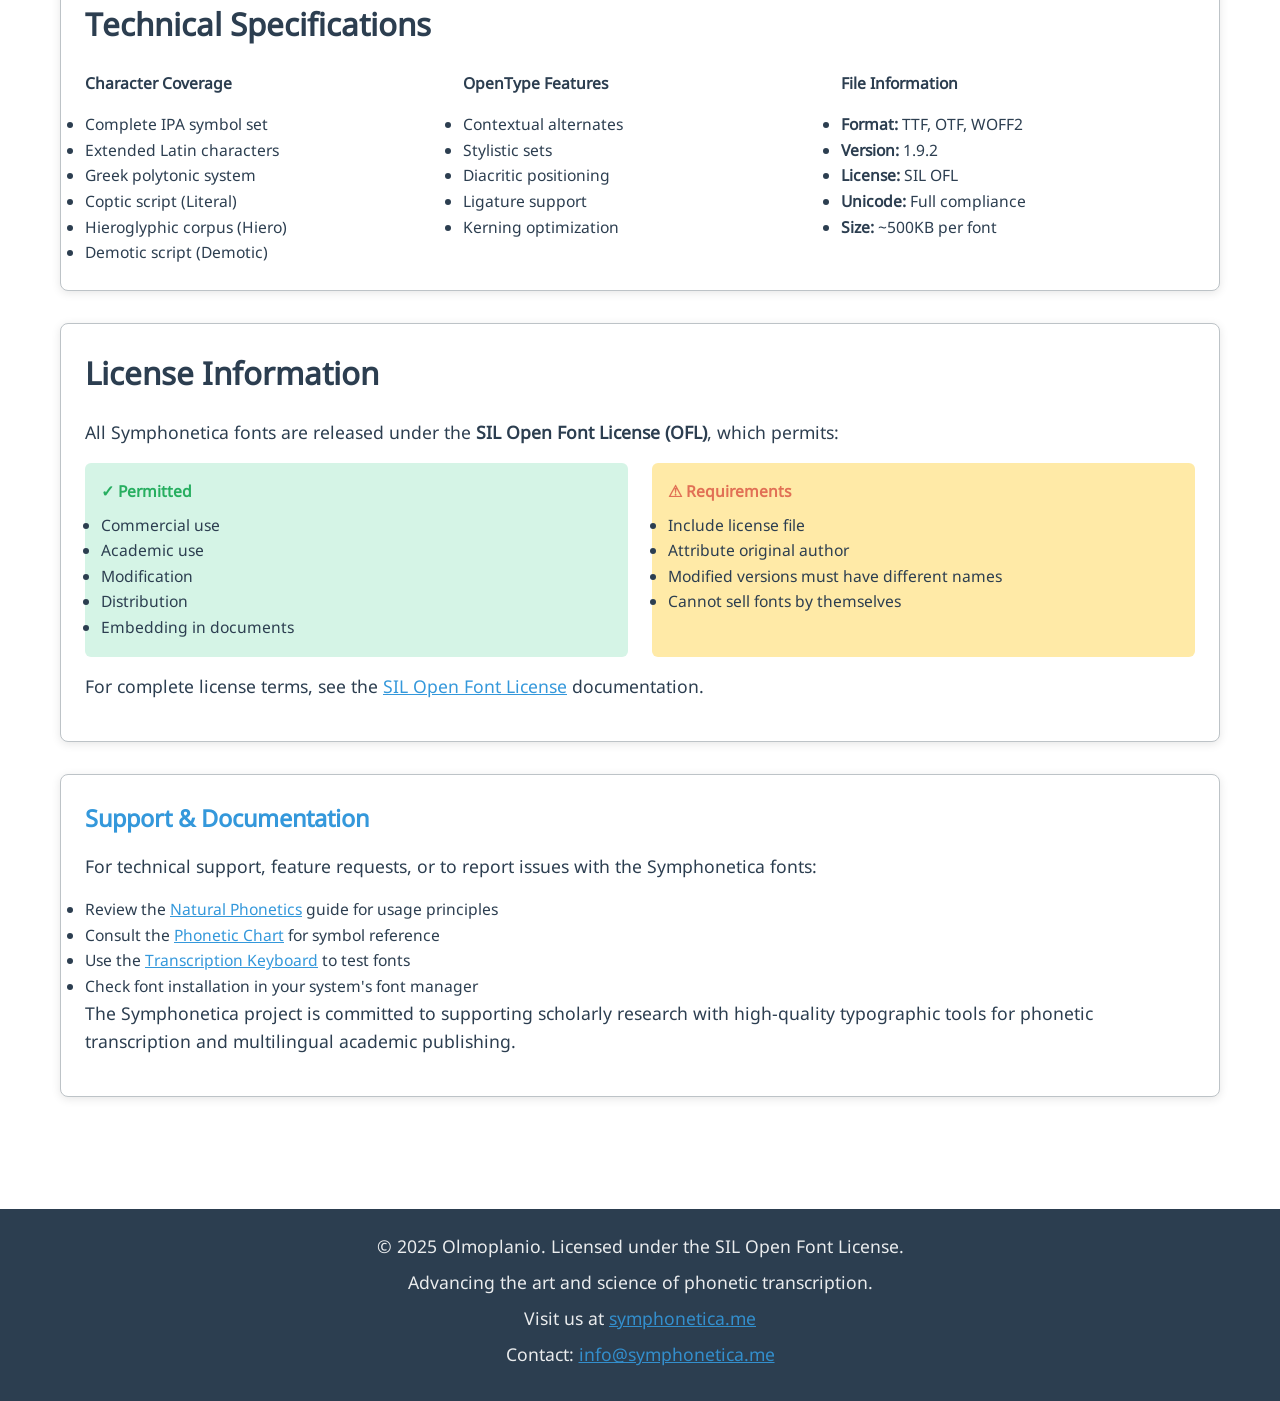
<file: pages/fonts.html>
<!DOCTYPE html>
<html lang="en">
<head>
    <meta charset="UTF-8">
    <meta name="viewport" content="width=device-width, initial-scale=1.0">
    <title>Download Fonts - Symphonetica</title>
    <meta name="description" content="Download the complete Symphonetica font collection for natural phonetic transcription in your research and publications.">
    <link rel="stylesheet" href="../assets/styles.css">
</head>
<body>
    <header>
        <div class="container">
            <h1>Download Fonts</h1>
            <p>Complete Symphonetica Font Collection</p>
        </div>
    </header>

    <nav>
        <div class="container">
            <ul>
                <li><a href="../index.html">Home</a></li>
                <li><a href="chart.html">Phonetic Chart</a></li>
                <li><a href="natural.html">Natural Phonetics</a></li>
                <li><a href="fonts.html">Download Fonts</a></li>
            </ul>
        </div>
    </nav>

    <main>
        <div class="container">
            <div class="card">
                <h2>Font Collection Overview</h2>
                <p>The Symphonetica system includes four specialized fonts, each crafted for precision and typographic elegance in scholarly work. All fonts are available in <strong>TrueType (TTF)</strong>, <strong>OpenType (OTF)</strong>, and <strong>WOFF2</strong> formats.</p>
                
                <p>These fonts are distributed under the <a href="https://scripts.sil.org/OFL" style="color: var(--accent-color);">SIL Open Font License (OFL)</a>, allowing free use, modification, and redistribution for both academic and commercial purposes with attribution.</p>

                <p>The code under version control can be found on <a href="https://github.com/symphonetica/" style="color: var(--accent-color);">GitHub</a>.</p>
            </div>

            <div class="download-grid">
                <div class="download-item">
                    <h3>Laudosia Regular</h3>
                    <p style="font-family: 'Laudosia', sans-serif; font-size: 1.2rem; margin: 1rem 0; color: var(--primary-color); font-style: normal;">The quick brown fox jumps over the lazy dog.<br>
                    [ðə ˈkwɪk ˈbɉ̄˞aʊɱ ˈfɒks ˧ ˈd͡ʒʌmps oʊvɚ̱ ðə ˈleɪzi ˈdɒˑɡ ˩˩]</p>
                    <p>High-legibility serif font designed for English text and natural phonetic transcription. Perfect for academic body text, research papers, and scholarly publications requiring both readability and phonetic precision.</p>
                    
                    <div class="file-info">
                        <p><strong>Features:</strong> Extended phonetic support with ligatures and diacritics</p>
                        <p><strong>Best for:</strong> Academic papers, body text, phonetic transcription</p>
                    </div>
                    
                    <div style="display: flex; gap: 0.5rem; flex-wrap: wrap;">
                        <a href="../assets/fonts/Laudosia-Regular.ttf" class="btn" download>Download TTF</a>
                        <a href="../assets/fonts/Laudosia-Regular.otf" class="btn" download>Download OTF</a>
                        <a href="../assets/fonts/Laudosia-Regular.woff2" class="btn" download>Download WOFF2</a>
                    </div>
                </div>

                <div class="download-item">
                    <h3>Laudosia Literal</h3>
                    <p style="font-family: 'Laudosia', sans-serif; font-size: 1.2rem; margin: 1rem 0; color: var(--primary-color); font-style: italic;">Lorem ipsum dolor sit amet, consectetur adipiscing elit.<br>
                    Τὸ ὂν ᾗ ὂν θεωρητικῆς ἐστι ἐπιστήμης.<br>
                    Ⲉⲣϣⲁⲛⲧⲃⲁϣⲟⲣ⳿ⲁϣⲕⲁⲕⲉⲃⲟⲗ⳿,ⲁⲗⲗⲁⲉⲕϯ ⲟⲩⲃⲉⲓ︤ⲥ︥ⲉⲧⲟⲩ ⲏϩϩ︤ⲛ︥ⲛⲉⲭⲣⲉⲓ.</p>
                    <p>Stylistically distinct companion font for quoting <i>Latin</i>, <i>Greek</i>, <i>Coptic</i>, and other alphabetic script sources. Maintains philological neutrality while remaining typographically harmonious with Laudosia Regular.</p>
                    
                    <div class="file-info">
                        <p><strong>Features:</strong> Classical language support, polytonic Greek, Coptic script</p>
                        <p><strong>Best for:</strong> Source quotations, classical texts, multilingual documents</p>
                    </div>
                    
                    <div style="display: flex; gap: 0.5rem; flex-wrap: wrap;">
                        <a href="../assets/fonts/Laudosia-Literal.ttf" class="btn" download>Download TTF</a>
                        <a href="../assets/fonts/Laudosia-Literal.otf" class="btn" download>Download OTF</a>
                        <a href="../assets/fonts/Laudosia-Literal.woff2" class="btn" download>Download WOFF2</a>
                    </div>
                </div>

                <div class="download-item">
                    <h3>Hibis Hiero</h3>
                    <p class="hiero" title="fnḏ⸗k m zꜣb jḫm-sk">𓆑𓈖𓆓𓂉𓎡𓅓𓃥𓇋𓐍𓅓𓋴𓎡</p>
                    <p>Specialized font based on <strong>Noto Sans Hieroglyphic</strong>, extended with combined <strong>ad hoc signs</strong> hieroglyphs for Ancient Egyptian.</p>
                    
                    <div class="file-info">
                        <p><strong>Features:</strong>Elementary hieroglyphic inventory</p>
                        <p><strong>Best for:</strong>Egyptological research, hieroglyphic texts, phonological analysis</p>
                    </div>
                    
                    <div style="display: flex; gap: 0.5rem; flex-wrap: wrap;">
                        <a href="../assets/fonts/Hibis-Hiero.ttf" class="btn" download>Download TTF</a>
                        <a href="../assets/fonts/Hibis-Hiero.otf" class="btn" download>Download OTF</a>
                        <a href="../assets/fonts/Hibis-Hiero.woff2" class="btn" download>Download WOFF2</a>
                    </div>
                </div>

                <div class="download-item">
                    <h3>Hibis Demotic</h3>
                    <p class="demotic" title="ỉw⸗s msi̯ wnš smꜣꜥ pr nb" gloss="when a jackal is born it blesses every house">𓇋𓋴𓏏𓄟𓋴𓀔𓅱𓈖𓈙𓄛𓋴𓌶𓀢𓀁𓉐𓏤𓎟𓏏</p>
                    <p>Custom-designed font for the <strong>Demotic script</strong>, built specifically for typographic use in linguistic and historical publications. Includes some <strong>ad hoc</strong> combined glyphs</p>
                    
                    <div class="file-info">
                        <p><strong>Features:</strong> Elementary Demotic repertoire, typographic optimization, Unicode compliance, designed as right-to-left</p>
                        <p><strong>Best for:</strong> Demotic text quotations , Ptolemaic studies, late Egyptian analysis</p>
                    </div>
                    
                    <div style="display: flex; gap: 0.5rem; flex-wrap: wrap;">
                        <a href="../assets/fonts/Hibis-Demotic.ttf" class="btn" download>Download TTF</a>
                        <a href="../assets/fonts/Hibis-Demotic.otf" class="btn" download>Download OTF</a>
                        <a href="../assets/fonts/Hibis-Demotic.woff2" class="btn" download>Download WOFF2</a>
                    </div>
                </div>
            </div>

            <div class="card">
                <h2>Installation Instructions</h2>
                
                <h3>Windows</h3>
                <ol>
                    <li>Download the desired font files (TTF, OTF, or WOFF2)</li>
                    <li>Right-click on the font file and select "Install" or "Install for all users"</li>
                    <li>The font will be available in all applications</li>
                </ol>

                <h3>macOS</h3>
                <ol>
                    <li>Download the desired font files</li>
                    <li>Double-click the font file to open Font Book</li>
                    <li>Click "Install Font" in the preview window</li>
                    <li>The font will be available system-wide</li>
                </ol>

                <h3>Linux</h3>
                <ol>
                    <li>Download the font files</li>
                    <li>Copy fonts to <code>~/.fonts/</code> or <code>~/.local/share/fonts/</code></li>
                    <li>Run <code>fc-cache -f -v</code> to refresh the font cache</li>
                    <li>Fonts will be available in applications</li>
                </ol>
            </div>

            <div class="card">
                <h2>Usage Guidelines</h2>
                
                <h3>Academic Publications</h3>
                <ul>
                    <li>Use <strong>Laudosia Regular</strong> for main body text and phonetic transcriptions</li>
                    <li>Use <strong>Laudosia Literal</strong> for quotations from classical sources</li>
                    <li>Combine fonts harmoniously for multilingual scholarly work</li>
                </ul>

                <h3>Digital Publications</h3>
                <ul>
                    <li>Fonts are optimized for both print and screen display</li>
                    <li>Web fonts (WOFF2) are available for online publications</li>
                    <li>Unicode compliance ensures cross-platform compatibility</li>
                </ul>

                <h3>Software Compatibility</h3>
                <p>Symphonetica fonts work with all major applications:</p>
                <ul>
                    <li><strong>Word Processors:</strong> Microsoft Word, LibreOffice Writer, Pages</li>
                    <li><strong>Academic Software:</strong> LaTeX, Zotero, Mendeley</li>
                    <li><strong>Design Software:</strong> Adobe InDesign, Illustrator, Figma</li>
                    <li><strong>Web Browsers:</strong> Chrome, Firefox, Safari, Edge</li>
                </ul>
            </div>

            <div class="card">
                <h2>Technical Specifications</h2>
                
                <div style="display: grid; grid-template-columns: repeat(auto-fit, minmax(250px, 1fr)); gap: 1.5rem;">
                    <div>
                        <h4>Character Coverage</h4>
                        <ul>
                            <li>Complete IPA symbol set</li>
                            <li>Extended Latin characters</li>
                            <li>Greek polytonic system</li>
                            <li>Coptic script (Literal)</li>
                            <li>Hieroglyphic corpus (Hiero)</li>
                            <li>Demotic script (Demotic)</li>
                        </ul>
                    </div>
                    
                    <div>
                        <h4>OpenType Features</h4>
                        <ul>
                            <li>Contextual alternates</li>
                            <li>Stylistic sets</li>
                            <li>Diacritic positioning</li>
                            <li>Ligature support</li>
                            <li>Kerning optimization</li>
                        </ul>
                    </div>
                    
                    <div>
                        <h4>File Information</h4>
                        <ul>
                            <li><strong>Format:</strong> TTF, OTF, WOFF2</li>
                            <li><strong>Version:</strong> 1.9.2</li>
                            <li><strong>License:</strong> SIL OFL</li>
                            <li><strong>Unicode:</strong> Full compliance</li>
                            <li><strong>Size:</strong> ~500KB per font</li>
                        </ul>
                    </div>
                </div>
            </div>

            <div class="card">
                <h2>License Information</h2>
                <p>All Symphonetica fonts are released under the <strong>SIL Open Font License (OFL)</strong>, which permits:</p>
                
                <div style="display: grid; grid-template-columns: repeat(auto-fit, minmax(250px, 1fr)); gap: 1.5rem; margin: 1rem 0;">
                    <div style="background-color: #d5f4e6; padding: 1rem; border-radius: 6px;">
                        <h4 style="color: #27ae60; margin-bottom: 0.5rem;">✓ Permitted</h4>
                        <ul style="margin: 0;">
                            <li>Commercial use</li>
                            <li>Academic use</li>
                            <li>Modification</li>
                            <li>Distribution</li>
                            <li>Embedding in documents</li>
                        </ul>
                    </div>
                    
                    <div style="background-color: #ffeaa7; padding: 1rem; border-radius: 6px;">
                        <h4 style="color: #e17055; margin-bottom: 0.5rem;">⚠ Requirements</h4>
                        <ul style="margin: 0;">
                            <li>Include license file</li>
                            <li>Attribute original author</li>
                            <li>Modified versions must have different names</li>
                            <li>Cannot sell fonts by themselves</li>
                        </ul>
                    </div>
                </div>

                <p>For complete license terms, see the <a href="https://scripts.sil.org/OFL" style="color: var(--accent-color);">SIL Open Font License</a> documentation.</p>
            </div>

            <div class="card">
                <h3>Support & Documentation</h3>
                <p>For technical support, feature requests, or to report issues with the Symphonetica fonts:</p>
                
                <ul>
                    <li>Review the <a href="natural.html" style="color: var(--accent-color);">Natural Phonetics</a> guide for usage principles</li>
                    <li>Consult the <a href="chart.html" style="color: var(--accent-color);">Phonetic Chart</a> for symbol reference</li>
                    <li>Use the <a href="keyboard.html" style="color: var(--accent-color);">Transcription Keyboard</a> to test fonts</li>
                    <li>Check font installation in your system's font manager</li>
                </ul>

                <p>The Symphonetica project is committed to supporting scholarly research with high-quality typographic tools for phonetic transcription and multilingual academic publishing.</p>
            </div>
        </div>
    </main>

    <footer>
        <div class="container">
            <p>&copy; 2025 Olmoplanio. Licensed under the SIL Open Font License.</p>
            <p>Advancing the art and science of phonetic transcription.</p>
            <p>Visit us at <a href="http://symphonetica.me" style="color: var(--accent-color);">symphonetica.me</a></p>
            <p>Contact: <a href="mailto:info@symphonetica.me" style="color: var(--accent-color);">info@symphonetica.me</a></p>            
        </div>
    </footer>
</body>
</html>
</file>
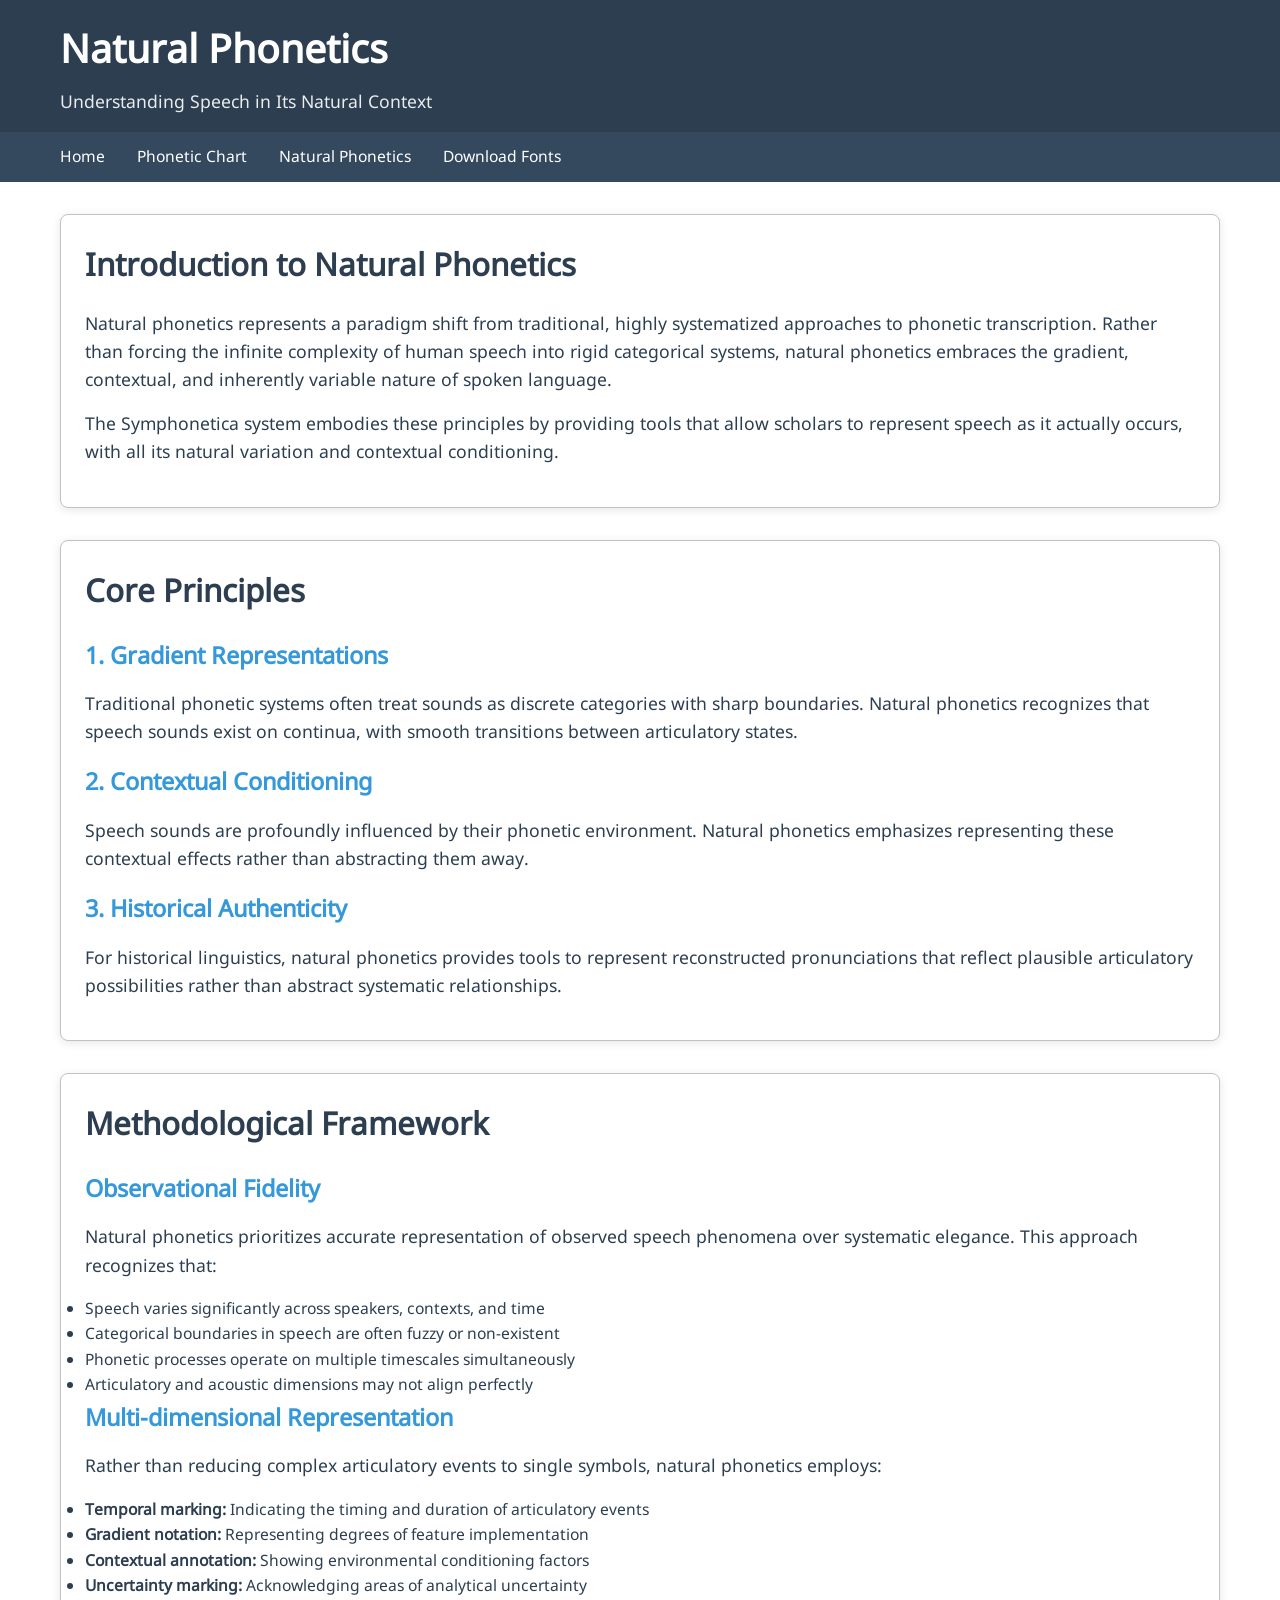
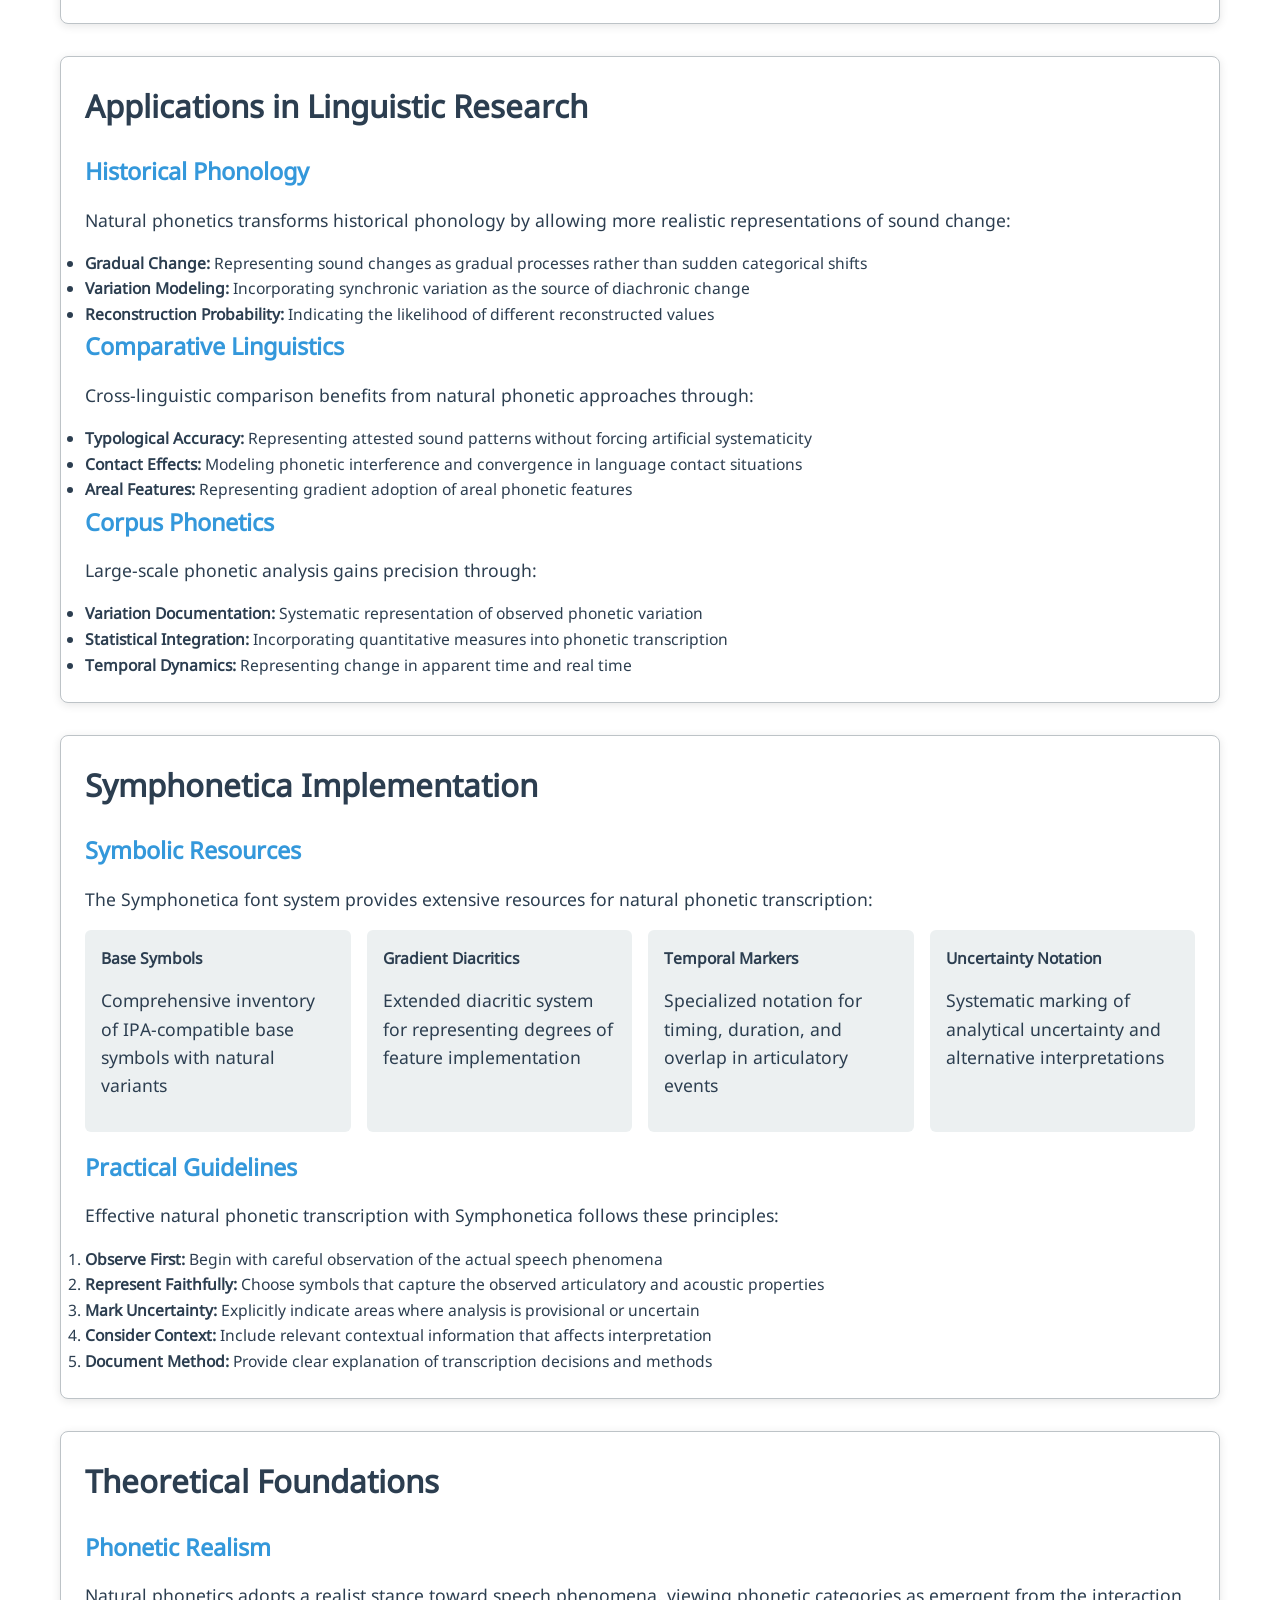
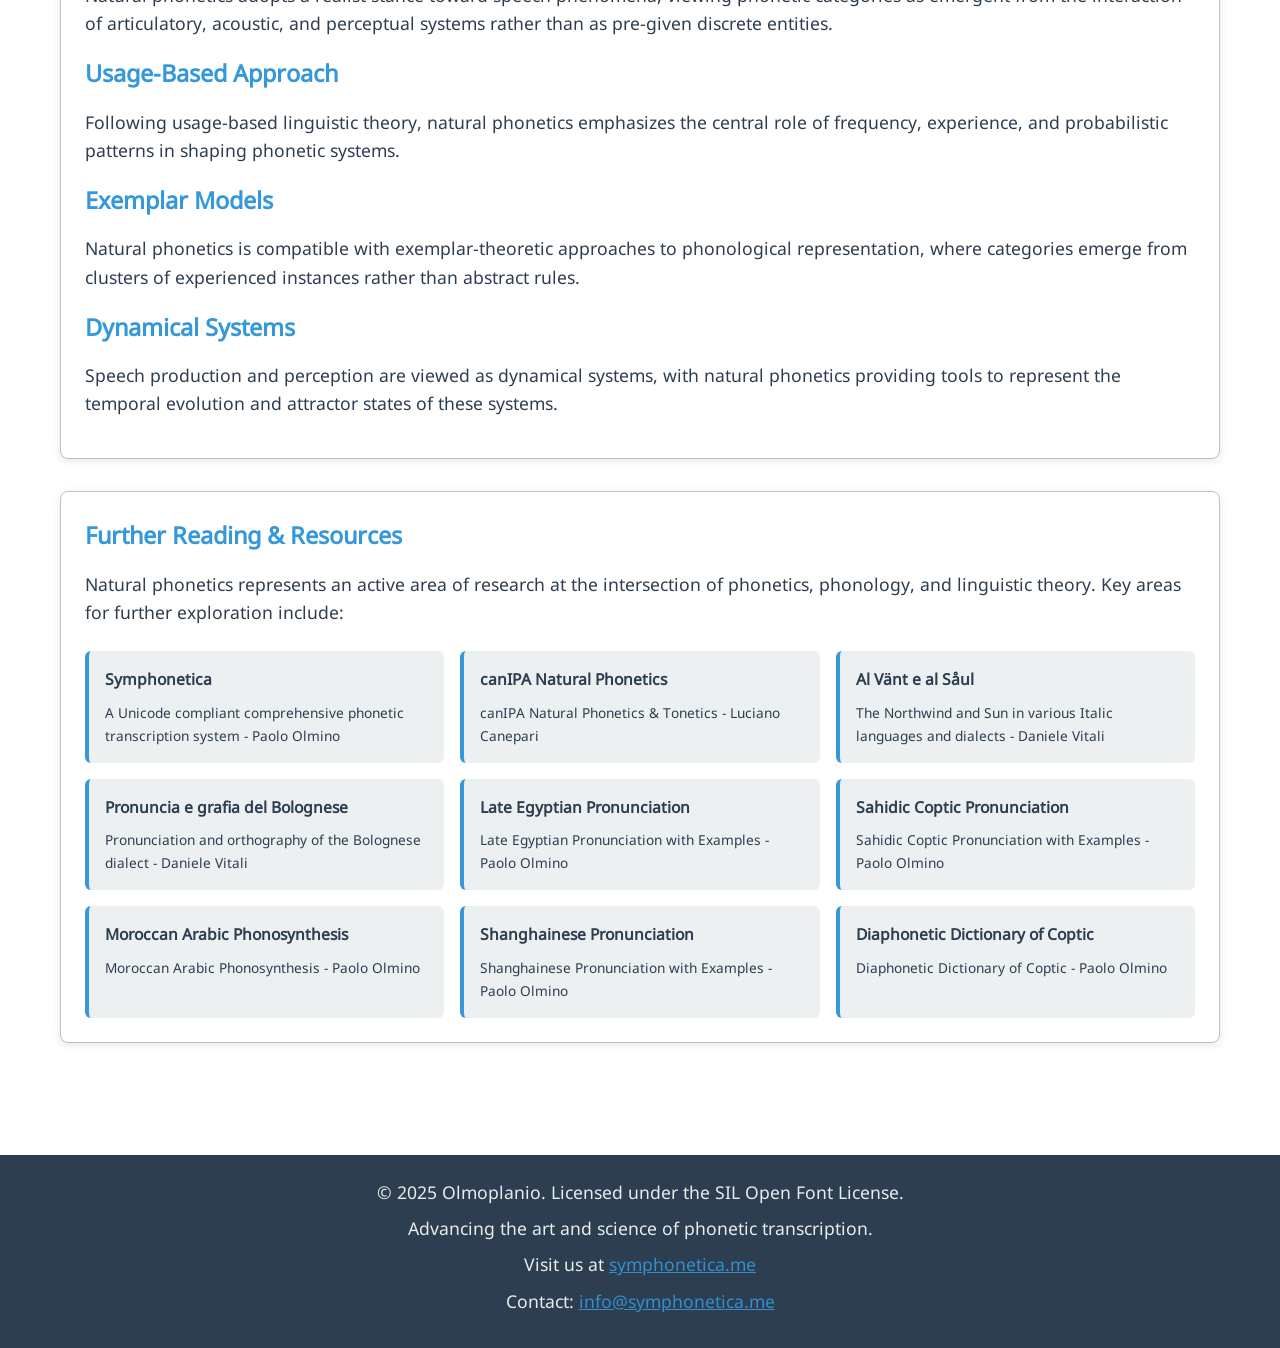
<file: pages/natural.html>
<!DOCTYPE html>
<html lang="en">
<head>
    <meta charset="UTF-8">
    <meta name="viewport" content="width=device-width, initial-scale=1.0">
    <title>Natural Phonetics - Symphonetica</title>
    <meta name="description" content="Learn about natural phonetics principles and how Symphonetica embraces realistic representation of human speech sounds.">
    <link rel="stylesheet" href="../assets/styles.css">
</head>
<body>
    <header>
        <div class="container">
            <h1>Natural Phonetics</h1>
            <p>Understanding Speech in Its Natural Context</p>
        </div>
    </header>

    <nav>
        <div class="container">
            <ul>
                <li><a href="../index.html">Home</a></li>
                <li><a href="chart.html">Phonetic Chart</a></li>
                <li><a href="natural.html">Natural Phonetics</a></li>
                <li><a href="fonts.html">Download Fonts</a></li>
            </ul>
        </div>
    </nav>

    <main>
        <div class="container">
            <div class="card">
                <h2>Introduction to Natural Phonetics</h2>
                <p>Natural phonetics represents a paradigm shift from traditional, highly systematized approaches to phonetic transcription. Rather than forcing the infinite complexity of human speech into rigid categorical systems, natural phonetics embraces the gradient, contextual, and inherently variable nature of spoken language.</p>
                
                <p>The Symphonetica system embodies these principles by providing tools that allow scholars to represent speech as it actually occurs, with all its natural variation and contextual conditioning.</p>
            </div>

            <div class="card">
                <h2>Core Principles</h2>
                
                <h3>1. Gradient Representations</h3>
                <p>Traditional phonetic systems often treat sounds as discrete categories with sharp boundaries. Natural phonetics recognizes that speech sounds exist on continua, with smooth transitions between articulatory states.</p>

                <h3>2. Contextual Conditioning</h3>
                <p>Speech sounds are profoundly influenced by their phonetic environment. Natural phonetics emphasizes representing these contextual effects rather than abstracting them away.</p>

                <h3>3. Historical Authenticity</h3>
                <p>For historical linguistics, natural phonetics provides tools to represent reconstructed pronunciations that reflect plausible articulatory possibilities rather than abstract systematic relationships.</p>

            </div>

            <div class="card">
                <h2>Methodological Framework</h2>
                
                <h3>Observational Fidelity</h3>
                <p>Natural phonetics prioritizes accurate representation of observed speech phenomena over systematic elegance. This approach recognizes that:</p>
                <ul>
                    <li>Speech varies significantly across speakers, contexts, and time</li>
                    <li>Categorical boundaries in speech are often fuzzy or non-existent</li>
                    <li>Phonetic processes operate on multiple timescales simultaneously</li>
                    <li>Articulatory and acoustic dimensions may not align perfectly</li>
                </ul>

                <h3>Multi-dimensional Representation</h3>
                <p>Rather than reducing complex articulatory events to single symbols, natural phonetics employs:</p>
                <ul>
                    <li><strong>Temporal marking:</strong> Indicating the timing and duration of articulatory events</li>
                    <li><strong>Gradient notation:</strong> Representing degrees of feature implementation</li>
                    <li><strong>Contextual annotation:</strong> Showing environmental conditioning factors</li>
                    <li><strong>Uncertainty marking:</strong> Acknowledging areas of analytical uncertainty</li>
                </ul>
            </div>

            <div class="card">
                <h2>Applications in Linguistic Research</h2>
                
                <h3>Historical Phonology</h3>
                <p>Natural phonetics transforms historical phonology by allowing more realistic representations of sound change:</p>
                <ul>
                    <li><strong>Gradual Change:</strong> Representing sound changes as gradual processes rather than sudden categorical shifts</li>
                    <li><strong>Variation Modeling:</strong> Incorporating synchronic variation as the source of diachronic change</li>
                    <li><strong>Reconstruction Probability:</strong> Indicating the likelihood of different reconstructed values</li>
                </ul>

                <h3>Comparative Linguistics</h3>
                <p>Cross-linguistic comparison benefits from natural phonetic approaches through:</p>
                <ul>
                    <li><strong>Typological Accuracy:</strong> Representing attested sound patterns without forcing artificial systematicity</li>
                    <li><strong>Contact Effects:</strong> Modeling phonetic interference and convergence in language contact situations</li>
                    <li><strong>Areal Features:</strong> Representing gradient adoption of areal phonetic features</li>
                </ul>

                <h3>Corpus Phonetics</h3>
                <p>Large-scale phonetic analysis gains precision through:</p>
                <ul>
                    <li><strong>Variation Documentation:</strong> Systematic representation of observed phonetic variation</li>
                    <li><strong>Statistical Integration:</strong> Incorporating quantitative measures into phonetic transcription</li>
                    <li><strong>Temporal Dynamics:</strong> Representing change in apparent time and real time</li>
                </ul>
            </div>

            <div class="card">
                <h2>Symphonetica Implementation</h2>
                
                <h3>Symbolic Resources</h3>
                <p>The Symphonetica font system provides extensive resources for natural phonetic transcription:</p>
                
                <div style="display: grid; grid-template-columns: repeat(auto-fit, minmax(250px, 1fr)); gap: 1rem; margin: 1rem 0;">
                    <div style="background-color: var(--light-bg); padding: 1rem; border-radius: 6px;">
                        <h4>Base Symbols</h4>
                        <p>Comprehensive inventory of IPA-compatible base symbols with natural variants</p>
                    </div>
                    <div style="background-color: var(--light-bg); padding: 1rem; border-radius: 6px;">
                        <h4>Gradient Diacritics</h4>
                        <p>Extended diacritic system for representing degrees of feature implementation</p>
                    </div>
                    <div style="background-color: var(--light-bg); padding: 1rem; border-radius: 6px;">
                        <h4>Temporal Markers</h4>
                        <p>Specialized notation for timing, duration, and overlap in articulatory events</p>
                    </div>
                    <div style="background-color: var(--light-bg); padding: 1rem; border-radius: 6px;">
                        <h4>Uncertainty Notation</h4>
                        <p>Systematic marking of analytical uncertainty and alternative interpretations</p>
                    </div>
                </div>

                <h3>Practical Guidelines</h3>
                <p>Effective natural phonetic transcription with Symphonetica follows these principles:</p>
                
                <ol>
                    <li><strong>Observe First:</strong> Begin with careful observation of the actual speech phenomena</li>
                    <li><strong>Represent Faithfully:</strong> Choose symbols that capture the observed articulatory and acoustic properties</li>
                    <li><strong>Mark Uncertainty:</strong> Explicitly indicate areas where analysis is provisional or uncertain</li>
                    <li><strong>Consider Context:</strong> Include relevant contextual information that affects interpretation</li>
                    <li><strong>Document Method:</strong> Provide clear explanation of transcription decisions and methods</li>
                </ol>
            </div>

            <div class="card">
                <h2>Theoretical Foundations</h2>
                
                <h3>Phonetic Realism</h3>
                <p>Natural phonetics adopts a realist stance toward speech phenomena, viewing phonetic categories as emergent from the interaction of articulatory, acoustic, and perceptual systems rather than as pre-given discrete entities.</p>

                <h3>Usage-Based Approach</h3>
                <p>Following usage-based linguistic theory, natural phonetics emphasizes the central role of frequency, experience, and probabilistic patterns in shaping phonetic systems.</p>

                <h3>Exemplar Models</h3>
                <p>Natural phonetics is compatible with exemplar-theoretic approaches to phonological representation, where categories emerge from clusters of experienced instances rather than abstract rules.</p>

                <h3>Dynamical Systems</h3>
                <p>Speech production and perception are viewed as dynamical systems, with natural phonetics providing tools to represent the temporal evolution and attractor states of these systems.</p>
            </div>

            <div class="card">
                <h3>Further Reading & Resources</h3>
                <p>Natural phonetics represents an active area of research at the intersection of phonetics, phonology, and linguistic theory. Key areas for further exploration include:</p>
                
                <div style="display: grid; grid-template-columns: repeat(auto-fit, minmax(280px, 1fr)); gap: 1rem; margin-top: 1.5rem;">
                    <a href="https://www.academia.edu/xxxxx" style="text-decoration: none; color: inherit;">
                        <div style="background-color: var(--light-bg); padding: 1rem; border-radius: 6px; border-left: 4px solid var(--accent-color); transition: transform 0.2s, box-shadow 0.2s; height: 100%;">
                            <h4 style="color: var(--primary-color); margin-bottom: 0.5rem;">Symphonetica</h4>
                            <p style="margin: 0; font-size: 0.9rem;">A Unicode compliant comprehensive phonetic transcription system - Paolo Olmino</p>
                        </div>
                    </a>
                    
                    <a href="http://canipa.net/" style="text-decoration: none; color: inherit;">
                        <div style="background-color: var(--light-bg); padding: 1rem; border-radius: 6px; border-left: 4px solid var(--accent-color); transition: transform 0.2s, box-shadow 0.2s; height: 100%;">
                            <h4 style="color: var(--primary-color); margin-bottom: 0.5rem;">canIPA Natural Phonetics</h4>
                            <p style="margin: 0; font-size: 0.9rem;">canIPA Natural Phonetics & Tonetics - Luciano Canepari</p>
                        </div>
                    </a>
                    
                    <a href="https://www.bulgnais.com/ventoesole.html" style="text-decoration: none; color: inherit;">
                        <div style="background-color: var(--light-bg); padding: 1rem; border-radius: 6px; border-left: 4px solid var(--accent-color); transition: transform 0.2s, box-shadow 0.2s; height: 100%;">
                            <h4 style="color: var(--primary-color); margin-bottom: 0.5rem;">Al Vänt e al Såul</h4>
                            <p style="margin: 0; font-size: 0.9rem;">The Northwind and Sun in various Italic languages and dialects - Daniele Vitali</p>
                        </div>
                    </a>
                    
                    <a href="https://www.academia.edu/7539363" style="text-decoration: none; color: inherit;">
                        <div style="background-color: var(--light-bg); padding: 1rem; border-radius: 6px; border-left: 4px solid var(--accent-color); transition: transform 0.2s, box-shadow 0.2s; height: 100%;">
                            <h4 style="color: var(--primary-color); margin-bottom: 0.5rem;">Pronuncia e grafia del Bolognese</h4>
                            <p style="margin: 0; font-size: 0.9rem;">Pronunciation and orthography of the Bolognese dialect - Daniele Vitali</p>
                        </div>
                    </a>
                    
                    <a href="https://www.academia.edu/42812640" style="text-decoration: none; color: inherit;">
                        <div style="background-color: var(--light-bg); padding: 1rem; border-radius: 6px; border-left: 4px solid var(--accent-color); transition: transform 0.2s, box-shadow 0.2s; height: 100%;">
                            <h4 style="color: var(--primary-color); margin-bottom: 0.5rem;">Late Egyptian Pronunciation</h4>
                            <p style="margin: 0; font-size: 0.9rem;">Late Egyptian Pronunciation with Examples - Paolo Olmino</p>
                        </div>
                    </a>
                    
                    <a href="https://www.academia.edu/42812639" style="text-decoration: none; color: inherit;">
                        <div style="background-color: var(--light-bg); padding: 1rem; border-radius: 6px; border-left: 4px solid var(--accent-color); transition: transform 0.2s, box-shadow 0.2s; height: 100%;">
                            <h4 style="color: var(--primary-color); margin-bottom: 0.5rem;">Sahidic Coptic Pronunciation</h4>
                            <p style="margin: 0; font-size: 0.9rem;">Sahidic Coptic Pronunciation with Examples - Paolo Olmino</p>
                        </div>
                    </a>
                    
                    <a href="https://www.academia.edu/67991551" style="text-decoration: none; color: inherit;">
                        <div style="background-color: var(--light-bg); padding: 1rem; border-radius: 6px; border-left: 4px solid var(--accent-color); transition: transform 0.2s, box-shadow 0.2s; height: 100%;">
                            <h4 style="color: var(--primary-color); margin-bottom: 0.5rem;">Moroccan Arabic Phonosynthesis</h4>
                            <p style="margin: 0; font-size: 0.9rem;">Moroccan Arabic Phonosynthesis - Paolo Olmino</p>
                        </div>
                    </a>
                    
                    <a href="https://www.academia.edu/66551384" style="text-decoration: none; color: inherit;">
                        <div style="background-color: var(--light-bg); padding: 1rem; border-radius: 6px; border-left: 4px solid var(--accent-color); transition: transform 0.2s, box-shadow 0.2s; height: 100%;">
                            <h4 style="color: var(--primary-color); margin-bottom: 0.5rem;">Shanghainese Pronunciation</h4>
                            <p style="margin: 0; font-size: 0.9rem;">Shanghainese Pronunciation with Examples - Paolo Olmino</p>
                        </div>
                    </a>
                    
                    <a href="https://www.academia.edu/145535069" style="text-decoration: none; color: inherit;">
                        <div style="background-color: var(--light-bg); padding: 1rem; border-radius: 6px; border-left: 4px solid var(--accent-color); transition: transform 0.2s, box-shadow 0.2s; height: 100%;">
                            <h4 style="color: var(--primary-color); margin-bottom: 0.5rem;">Diaphonetic Dictionary of Coptic</h4>
                            <p style="margin: 0; font-size: 0.9rem;">Diaphonetic Dictionary of Coptic - Paolo Olmino</p>
                        </div>
                    </a>
                </div>
            </div>
        </div>
    </main>

    <footer>
        <div class="container">
            <p>&copy; 2025 Olmoplanio. Licensed under the SIL Open Font License.</p>
            <p>Advancing the art and science of phonetic transcription.</p>
            <p>Visit us at <a href="http://symphonetica.me" style="color: var(--accent-color);">symphonetica.me</a></p>
            <p>Contact: <a href="mailto:info@symphonetica.me" style="color: var(--accent-color);">info@symphonetica.me</a></p>            
        </div>
    </footer>
</body>
</html>
</file>
<file: assets/styles.css>
/* Symphonetica Website Styles */

/* Font Face Declarations */
@font-face {
    font-family: 'Laudosia';
    src: url('./fonts/Laudosia-Regular.woff2') format('woff2');
    font-weight: normal;
    font-style: normal;
    font-display: swap;
}

@font-face {
    font-family: 'Laudosia';
    src: url('./fonts/Laudosia-Literal.woff2') format('woff2');
    font-weight: normal;
    font-style: italic;
    font-display: swap;
}

/* Hibis Fonts */
@font-face {
    font-family: 'Hibis-Demotic';
    src: url('./fonts/Hibis-Demotic.woff2') format('woff2');
    font-weight: normal;
    font-style: normal;
    font-display: swap;
}

@font-face {
    font-family: 'Hibis-Hiero';
    src: url('./fonts/Hibis-Hiero.woff2') format('woff2');
    font-weight: normal;
    font-style: normal;
    font-display: swap;
}

/* Root Variables */
:root {
    --primary-color: #2c3e50;
    --secondary-color: #34495e;
    --accent-color: #3498db;
    --text-color: #2c3e50;
    --light-bg: #ecf0f1;
    --white: #ffffff;
    --border-color: #bdc3c7;
    --shadow: 0 2px 10px rgba(0, 0, 0, 0.1);
}

/* Base Styles */
* {
    margin: 0;
    padding: 0;
    box-sizing: border-box;
}

body {
    font-family: 'Laudosia', sans-serif;
    line-height: 1.6;
    color: var(--text-color);
    background-color: var(--white);
}

/* Typography */
h1, h2, h3, h4, h5, h6 {
    margin-bottom: 1rem;
    font-weight: 600;
    color: var(--primary-color);
}

h1 {
    font-size: 2.5rem;
    margin-bottom: 1.5rem;
}

h2 {
    font-size: 2rem;
    margin-bottom: 1.25rem;
}

h3 {
    font-size: 1.5rem;
    margin-bottom: 1rem;
}

p {
    margin-bottom: 1rem;
    font-size: 1.1rem;
}

/* Literal text in other languages */
.literal {
    font-family: 'Laudosia', sans-serif;
    font-style: italic;
}

/* Phonetic transcription */
.phonetic {
    font-family: 'Laudosia', sans-serif;
    text-transform: lowercase;
    color: var(--accent-color);
}

.demotic {
    display: inline-block;
    font-family: 'Hibis-Demotic', sans-serif;
    direction: rtl;
    unicode-bidi: bidi-override;
    letter-spacing: 0;
}

.hiero {
    display: inline-block;
    font-family: 'Hibis-Hiero', sans-serif;
}

/* Layout */
.container {
    max-width: 1200px;
    margin: 0 auto;
    padding: 0 20px;
}

/* Header */
header {
    background-color: var(--primary-color);
    color: var(--white);
    padding: 1rem 0;
    box-shadow: var(--shadow);
}

header h1 {
    color: var(--white);
    margin-bottom: 0.5rem;
}

header p {
    opacity: 0.9;
    margin-bottom: 0;
}

/* Navigation */
nav {
    background-color: var(--secondary-color);
    padding: 0.75rem 0;
}

nav ul {
    list-style: none;
    display: flex;
    flex-wrap: wrap;
    gap: 2rem;
}

nav a {
    color: var(--white);
    text-decoration: none;
    font-weight: 500;
    transition: opacity 0.3s ease;
}

nav a:hover {
    opacity: 0.8;
    text-decoration: underline;
}

/* Main Content */
main {
    padding: 2rem 0;
    min-height: calc(100vh - 200px);
}

/* Cards */
.card {
    background-color: var(--white);
    border: 1px solid var(--border-color);
    border-radius: 8px;
    padding: 1.5rem;
    margin-bottom: 2rem;
    box-shadow: var(--shadow);
}

.card h3 {
    color: var(--accent-color);
    margin-bottom: 1rem;
}

/* Buttons */
.btn {
    display: inline-block;
    background-color: var(--accent-color);
    color: var(--white);
    padding: 0.75rem 1.5rem;
    text-decoration: none;
    border-radius: 4px;
    font-weight: 500;
    transition: background-color 0.3s ease;
    border: none;
    cursor: pointer;
}

.btn:hover {
    background-color: #2980b9;
}

.btn-secondary {
    background-color: var(--secondary-color);
}

.btn-secondary:hover {
    background-color: var(--primary-color);
}

/* Chart Styles */
.chart-container {
    overflow-x: auto;
    margin: 2rem 0;
}

.chart-table {
    border-collapse: collapse;
    width: 100%;
    min-width: 800px;
    font-family: 'Laudosia Regular', Georgia, serif;
}

.chart-table th,
.chart-table td {
    border: 1px solid var(--border-color);
    padding: 0.5rem;
    text-align: center;
}

.chart-table td {
    font-family: 'Laudosia', sans-serif;
}

.chart-table th {
    background-color: var(--light-bg);
    font-weight: 600;
    color: var(--primary-color);
}

.chart-table .symbol {
    font-size: 1.25rem;
    font-weight: bold;
    color: var(--accent-color);
}

/* Keyboard Styles */
.keyboard {
    display: grid;
    grid-template-columns: repeat(auto-fit, minmax(40px, 1fr));
    gap: 0.25rem;
    max-width: 800px;
    margin: 1rem auto;
    padding: 1rem;
    background-color: var(--light-bg);
    border-radius: 8px;
}

.key {
    background-color: var(--white);
    border: 1px solid var(--border-color);
    border-radius: 4px;
    padding: 0.75rem 0.5rem;
    text-align: center;
    cursor: pointer;
    transition: all 0.2s ease;
    font-family: 'Laudosia Regular', Georgia, serif;
    font-size: 1.1rem;
}

.key:hover {
    background-color: var(--accent-color);
    color: var(--white);
}

.key:active {
    transform: scale(0.95);
}

/* Text Input */
.transcription-input {
    width: 100%;
    padding: 1rem;
    border: 2px solid var(--border-color);
    border-radius: 4px;
    font-family: 'Laudosia Regular', Georgia, serif;
    font-size: 1.2rem;
    min-height: 120px;
    resize: vertical;
}

.transcription-input:focus {
    outline: none;
    border-color: var(--accent-color);
}

/* Download Links */
.download-grid {
    display: grid;
    grid-template-columns: repeat(auto-fit, minmax(300px, 1fr));
    gap: 1.5rem;
    margin: 2rem 0;
}

.download-item {
    background-color: var(--light-bg);
    padding: 1.5rem;
    border-radius: 8px;
    text-align: center;
}

.download-item h4 {
    color: var(--primary-color);
    margin-bottom: 0.5rem;
}

.file-info {
    font-size: 0.9rem;
    color: var(--secondary-color);
    margin-bottom: 1rem;
}

/* Footer */
footer {
    background-color: var(--primary-color);
    color: var(--white);
    text-align: center;
    padding: 1.5rem 0;
    margin-top: 3rem;
}

footer p {
    margin-bottom: 0.5rem;
    opacity: 0.9;
}

/* Responsive Design */
@media (max-width: 768px) {
    .container {
        padding: 0 15px;
    }
    
    h1 {
        font-size: 2rem;
    }
    
    h2 {
        font-size: 1.75rem;
    }
    
    nav ul {
        flex-direction: column;
        gap: 1rem;
    }
    
    .chart-table {
        font-size: 0.9rem;
    }
    
    .keyboard {
        grid-template-columns: repeat(auto-fit, minmax(35px, 1fr));
        gap: 0.2rem;
    }
    
    .key {
        padding: 0.5rem 0.25rem;
        font-size: 1rem;
    }
}

@media (max-width: 480px) {
    h1 {
        font-size: 1.75rem;
    }
    
    .card {
        padding: 1rem;
    }
    
    .download-grid {
        grid-template-columns: 1fr;
    }
}
</file>
